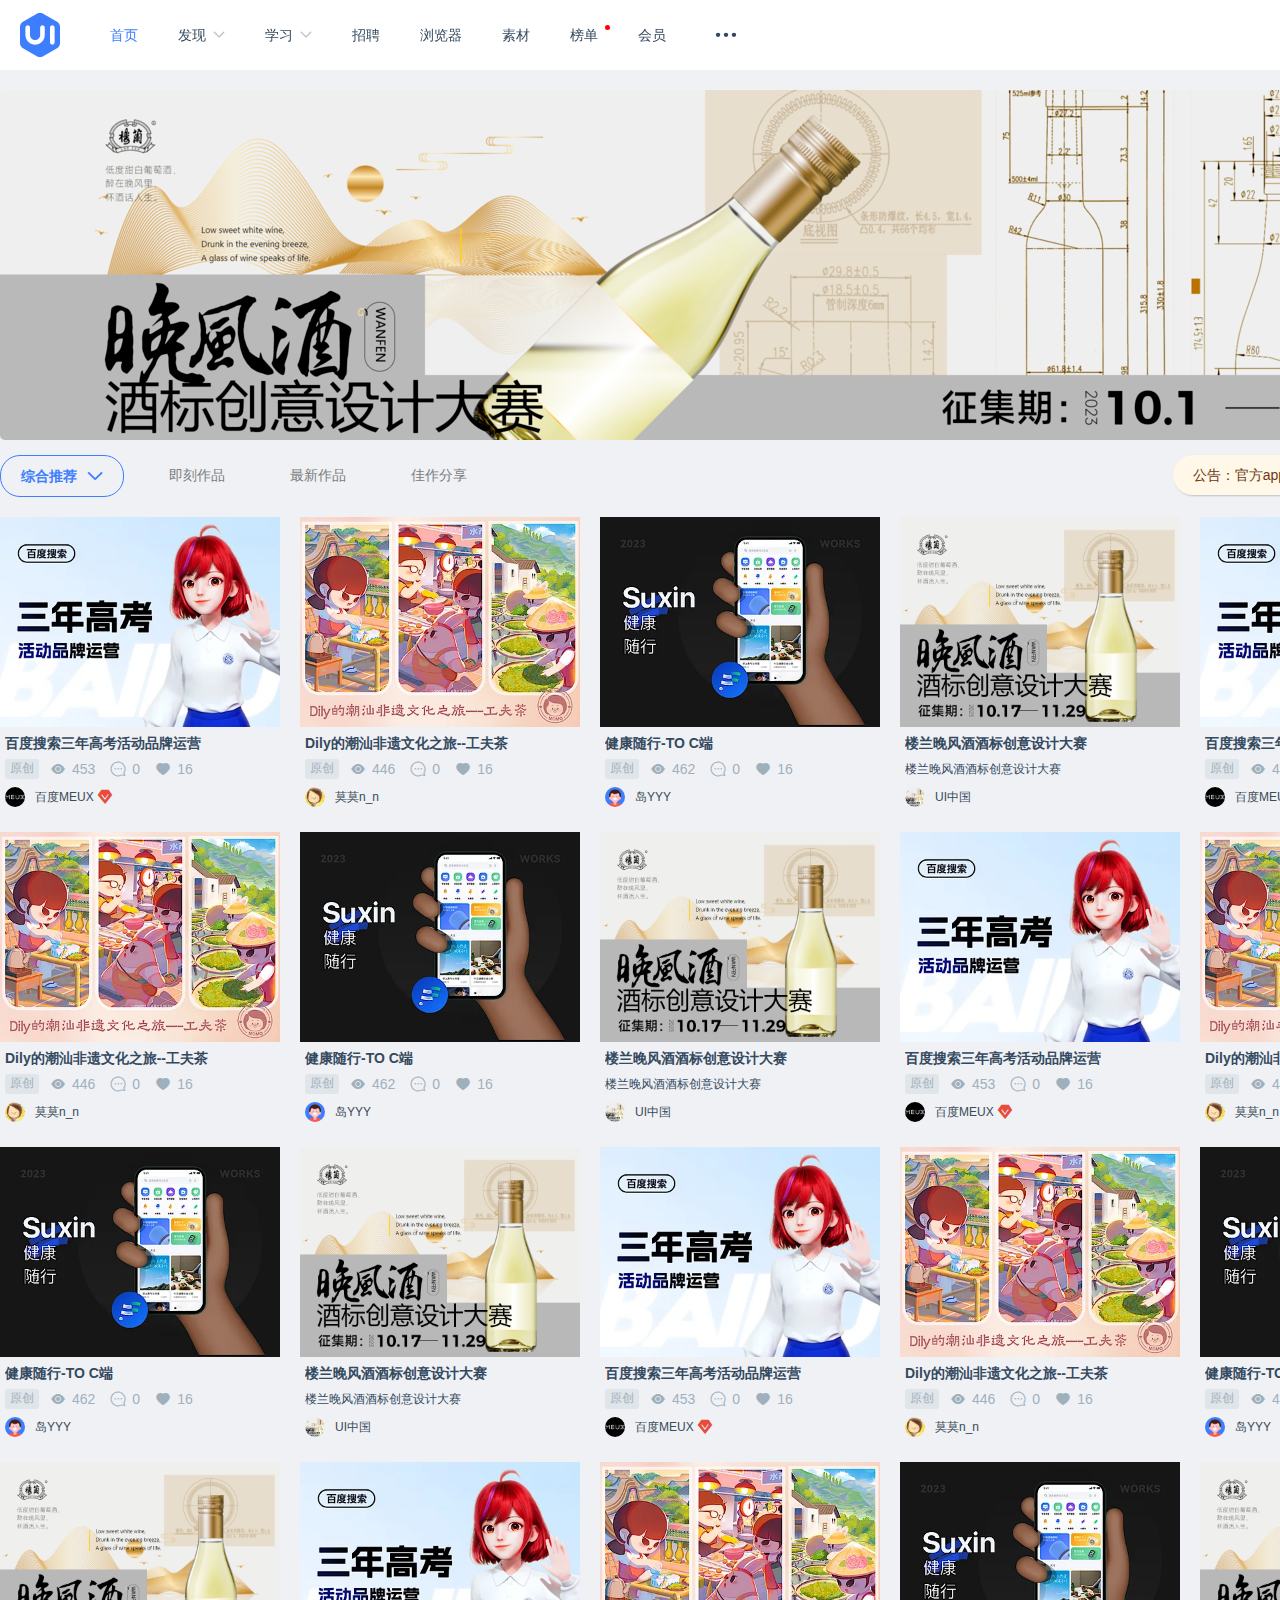
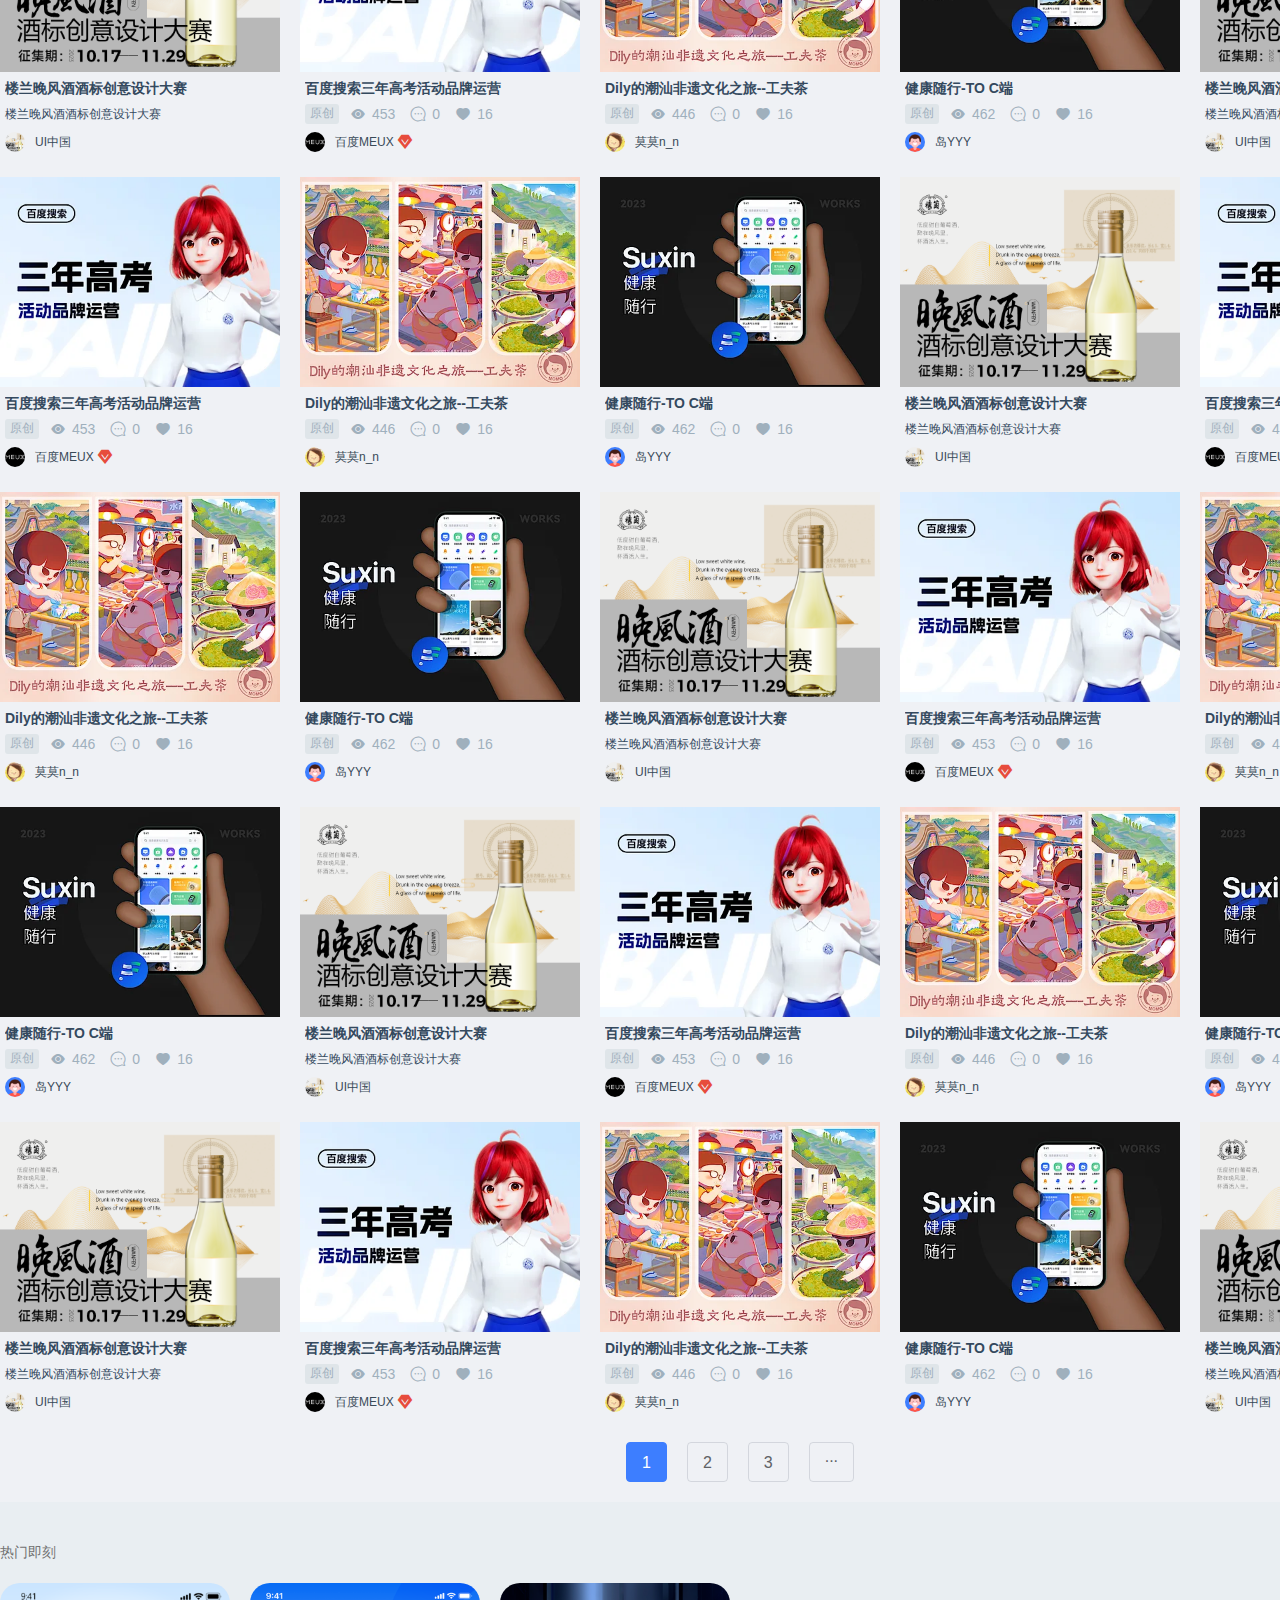
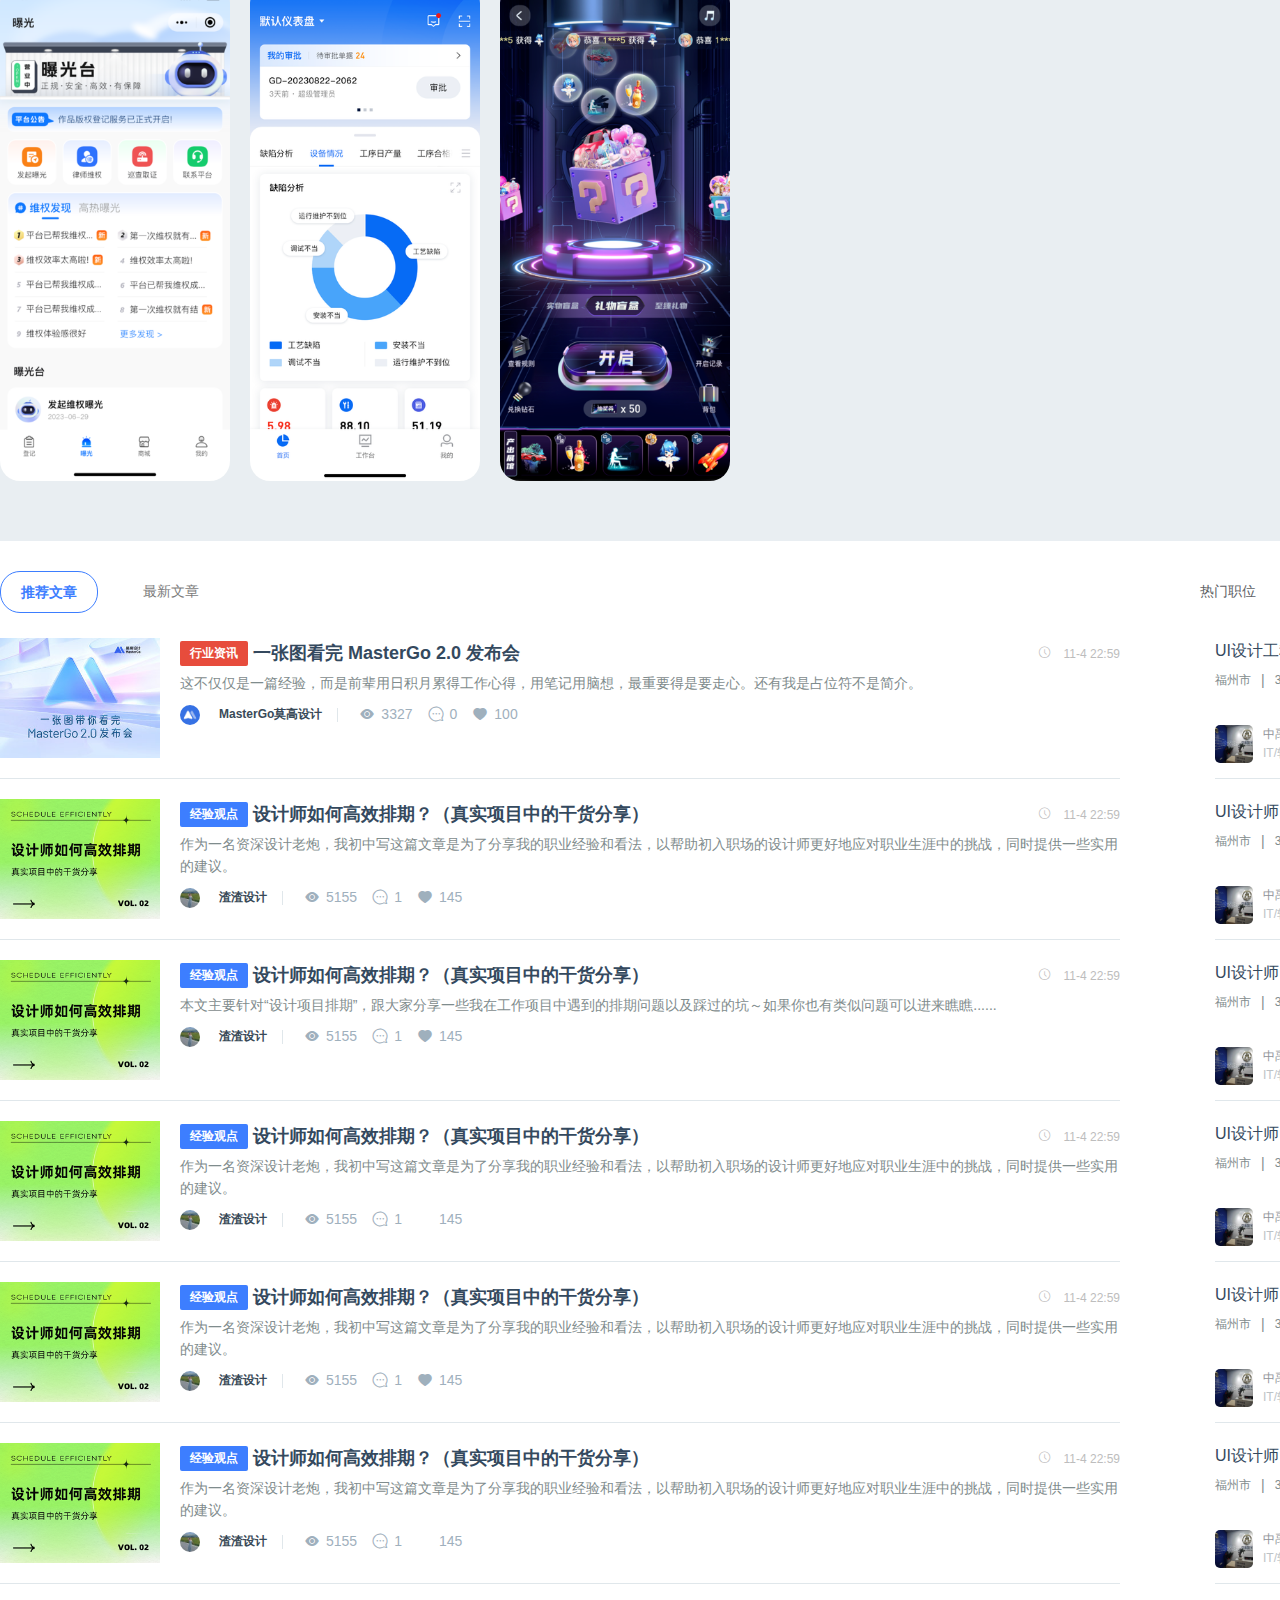
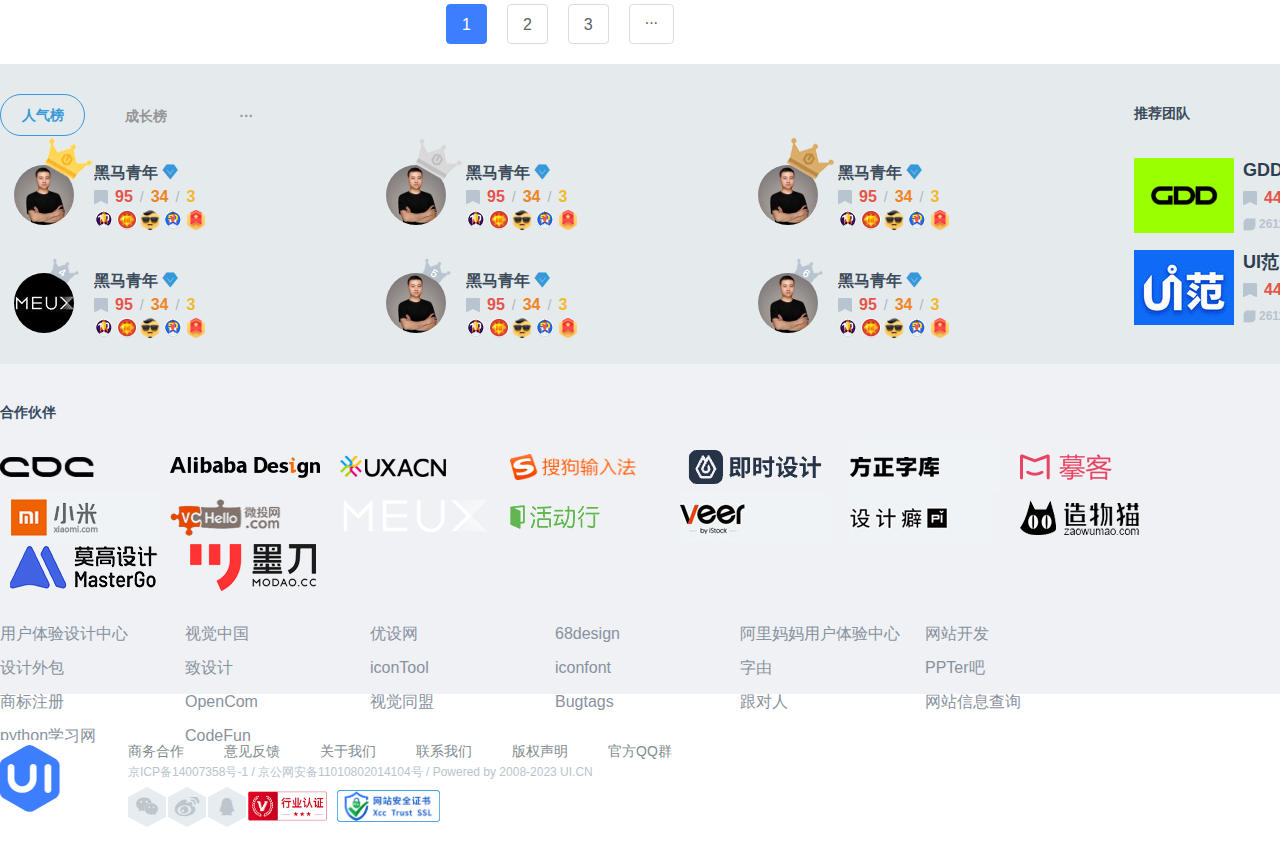
<file: index.html>
<!DOCTYPE html>
<html lang="zh-Hans">

<head>
  <meta charset="UTF-8">
  <meta name="viewport" content="width=device-width, initial-scale=1.0">
  <title>UICN用户体验设计平台</title>
  <meta name="keywords"
    content="ui 设计,ui 外包,ui 培训,ui 招聘,ui 学习,ui 源文件,ue 设 计,ux 设计,用户体验设计,界面设计,交互设计,动效设计,APP 界面设计,主题 设计, ui 教程, ui 工具,ui 灵感,设计师简历">
  <meta name="description" content="UI中国用户体验平台,中国用户体验联盟理事单位。国内极具影响力的设计平台之一。十多年来,携手会员150万+,共同致力于为设计师与企业搭建健康的设计生态！">
  <link rel="stylesheet" href="./css/reset.css">
  <link rel="stylesheet" href="./css/index.css">
  <link rel="stylesheet" href="./font_4338469_vp7j4fpj06d/iconfont.css">
</head>

<body>
  <header class="page-header">
    <div class="header-container container-1480">
      <div class="header-left">
        <a href="https://www.ui.cn/" class="header-logo">
          <img src="./img/yearlogo.png" alt="" class="header-logo__img">
        </a>
        <div class="header-navlist">
          <div class="header-nav-item">
            <span class="header-nav-item__text">首页</span>
          </div>
          <div class="header-nav-item">
            <span class="header-nav-item__text">发现&nbsp;</span>
            <span class="iconfont icon-arrow-copy"></span>
          </div>
          <div class="header-nav-item">
            <span class="header-nav-item__text">学习&nbsp;</span>
            <span class="iconfont icon-arrow-copy"></span>
          </div>
          <div class="header-nav-item">
            <span class="header-nav-item__text">招聘</span>
          </div>
          <div class="header-nav-item">
            <span class="header-nav-item__text">浏览器</span>
          </div>
          <div class="header-nav-item">
            <span class="header-nav-item__text">素材</span>
          </div>
          <div class="header-nav-item">
            <span class="header-nav-item__text red-pot">榜单</span>
          </div>
          <div class="header-nav-item">
            <span class="header-nav-item__text">会员</span>
          </div>
          <div class="header-nav-item">
            <span class="iconfont icon-shenglvehao"></span>
          </div>
        </div>
      </div>
      <div class="header-right">
        <div class="header-search">
          <span class="iconfont icon-search"></span>
        </div>
        <div class="header-upload">
          <span class="iconfont icon-shangchuan"></span>
        </div>
        <div class="header-login">
          <span class="iconfont icon-yonghu"></span>
          <span class="header-login__text">登录</span>

        </div>
      </div>
    </div>
  </header>

  <div class="page-body">
    <div class="banner-section">
      <div class="banner-list container-1480">
        <div class="banner-item">
          <img src="./img/banner-1.png" alt="" class="banner-item__img">
        </div>
      </div>
    </div>

    <div class="opus-section">
      <div class="opus-container container-1480">

        <div class="opus-topic">
          <div class="opus-title-list">
            <div class="opus-title-item">
              <span class="opus-title-item__text">综合推荐</span>
              <span class="iconfont icon-arrow-copy"></span>
            </div>
            <div class="opus-title-item">
              <span class="opus-title-item__text">即刻作品</span>
            </div>
            <div class="opus-title-item">
              <span class="opus-title-item__text">最新作品</span>
            </div>
            <div class="opus-title-item">
              <span class="opus-title-item__text">佳作分享</span>
            </div>
          </div>
          <div class="opus-title-note">
            <div class="opus-title-note__text">公告：官方app，下载请戳！</div>
            <div class="opus-title-note__iconlist">
              <a href="javascript:;" class="opus-title-note__icon-item">
                <span class="iconfont icon-point"></span>
              </a>
              <a href="javascript:;" class="opus-title-note__icon-item">
                <span class="iconfont icon-heart-fill"></span>
              </a>
              <a href="javascript:;" class="opus-title-note__icon-item">
                <span class="iconfont icon-star-fill"></span>
              </a>
            </div>
          </div>
        </div>

        <div class="opus-list">
          <div class="opus-item">
            <div class="opus-item-shadow"></div>
            <div class="opus-item-cover">
              <img src="./img/opus-1.webp" alt="" class="opus-item-cover__img">
            </div>
            <div class="opus-item-content">
              <div class="opus-item-title text-ellipsis">百度搜索三年高考活动品牌运营</div>
              <div class="opus-item-info">
                <div class="opus-item-info__tag">原创</div>
                <div class="opus-item-info__icon view">
                  <span class="iconfont icon-yanjing"></span>
                  453
                </div>
                <div class="opus-item-info__icon comment">
                  <span class="iconfont icon-pinglun"></span>
                  0
                </div>
                <div class="opus-item-info__icon favor">
                  <span class="iconfont icon-heart-fill"></span>
                  16
                </div>
              </div>
              <div class="opus-item-author">
                <div class="opus-item-author__wrapper">
                  <img src="./img/avatar-1.jpg" alt="" class="opus-item-author__avatar">
                  <div class="opus-item-author__name">
                    百度MEUX
                    <span class="iconfont icon-renzheng"></span>
                  </div>
                </div>
                <div class="opus-item-author__focus">关注</div>
              </div>
              <div class="opus-item-recommended">
                <img src="./img/recommended-1.jpg" alt="" class="opus-item-recommended__img">
              </div>
            </div>
          </div>
          <div class="opus-item">
            <div class="opus-item-shadow"></div>
            <div class="opus-item-cover">
              <img src="./img/opus-2.webp" alt="" class="opus-item-cover__img">
            </div>
            <div class="opus-item-content">
              <div class="opus-item-title text-ellipsis">Dily的潮汕非遗文化之旅--工夫茶</div>
              <div class="opus-item-info">
                <div class="opus-item-info__tag">原创</div>
                <div class="opus-item-info__icon view">
                  <span class="iconfont icon-yanjing"></span>
                  446
                </div>
                <div class="opus-item-info__icon comment">
                  <span class="iconfont icon-pinglun"></span>
                  0
                </div>
                <div class="opus-item-info__icon favor">
                  <span class="iconfont icon-heart-fill"></span>
                  16
                </div>
              </div>
              <div class="opus-item-author">
                <div class="opus-item-author__wrapper">
                  <img src="./img/avatar-2.jpg" alt="" class="opus-item-author__avatar">
                  <div class="opus-item-author__name">
                    莫莫n_n
                  </div>
                </div>
                <div class="opus-item-author__focus">关注</div>
              </div>
              <div class="opus-item-recommended">
                <img src="./img/recommended-1.jpg" alt="" class="opus-item-recommended__img">
              </div>
            </div>
          </div>
          <div class="opus-item">
            <div class="opus-item-shadow"></div>
            <div class="opus-item-cover">
              <img src="./img/opus-3.webp" alt="" class="opus-item-cover__img">
            </div>
            <div class="opus-item-content">
              <div class="opus-item-title text-ellipsis">健康随行-TO C端</div>
              <div class="opus-item-info">
                <div class="opus-item-info__tag">原创</div>
                <div class="opus-item-info__icon view">
                  <span class="iconfont icon-yanjing"></span>
                  462
                </div>
                <div class="opus-item-info__icon comment">
                  <span class="iconfont icon-pinglun"></span>
                  0
                </div>
                <div class="opus-item-info__icon favor">
                  <span class="iconfont icon-heart-fill"></span>
                  16
                </div>
              </div>
              <div class="opus-item-author">
                <div class="opus-item-author__wrapper">
                  <img src="./img/avatar-3.png" alt="" class="opus-item-author__avatar">
                  <div class="opus-item-author__name">
                    岛YYY
                  </div>
                </div>
                <div class="opus-item-author__focus">关注</div>
              </div>
              <div class="opus-item-recommended">
                <img src="./img/recommended-2.png" alt="" class="opus-item-recommended__img">
              </div>
            </div>
          </div>
          <div class="opus-item">
            <div class="opus-item-shadow"></div>
            <div class="opus-item-cover">
              <img src="./img/opus-4.webp" alt="" class="opus-item-cover__img">
            </div>
            <div class="opus-item-content">
              <div class="opus-item-title text-ellipsis">楼兰晚风酒酒标创意设计大赛</div>
              <div class="opus-item-info">
                <div class="opus-item-info__slogan">楼兰晚风酒酒标创意设计大赛</div>
              </div>

              <div class="opus-item-author">
                <div class="opus-item-author__wrapper">
                  <img src="./img/avatar-4.jpg" alt="" class="opus-item-author__avatar">
                  <div class="opus-item-author__name">
                    UI中国
                  </div>
                </div>
                <div class="opus-item-author__focus ad">推广</div>
              </div>
            </div>
          </div>
          <div class="opus-item">
            <div class="opus-item-shadow"></div>
            <div class="opus-item-cover">
              <img src="./img/opus-1.webp" alt="" class="opus-item-cover__img">
            </div>
            <div class="opus-item-content">
              <div class="opus-item-title text-ellipsis">百度搜索三年高考活动品牌运营</div>
              <div class="opus-item-info">
                <div class="opus-item-info__tag">原创</div>
                <div class="opus-item-info__icon view">
                  <span class="iconfont icon-yanjing"></span>
                  453
                </div>
                <div class="opus-item-info__icon comment">
                  <span class="iconfont icon-pinglun"></span>
                  0
                </div>
                <div class="opus-item-info__icon favor">
                  <span class="iconfont icon-heart-fill"></span>
                  16
                </div>
              </div>
              <div class="opus-item-author">
                <div class="opus-item-author__wrapper">
                  <img src="./img/avatar-1.jpg" alt="" class="opus-item-author__avatar">
                  <div class="opus-item-author__name">
                    百度MEUX
                    <span class="iconfont icon-renzheng"></span>
                  </div>
                </div>
                <div class="opus-item-author__focus">关注</div>
              </div>
              <div class="opus-item-recommended">
                <img src="./img/recommended-1.jpg" alt="" class="opus-item-recommended__img">
              </div>
            </div>
          </div>
          <div class="opus-item">
            <div class="opus-item-shadow"></div>
            <div class="opus-item-cover">
              <img src="./img/opus-2.webp" alt="" class="opus-item-cover__img">
            </div>
            <div class="opus-item-content">
              <div class="opus-item-title text-ellipsis">Dily的潮汕非遗文化之旅--工夫茶</div>
              <div class="opus-item-info">
                <div class="opus-item-info__tag">原创</div>
                <div class="opus-item-info__icon view">
                  <span class="iconfont icon-yanjing"></span>
                  446
                </div>
                <div class="opus-item-info__icon comment">
                  <span class="iconfont icon-pinglun"></span>
                  0
                </div>
                <div class="opus-item-info__icon favor">
                  <span class="iconfont icon-heart-fill"></span>
                  16
                </div>
              </div>
              <div class="opus-item-author">
                <div class="opus-item-author__wrapper">
                  <img src="./img/avatar-2.jpg" alt="" class="opus-item-author__avatar">
                  <div class="opus-item-author__name">
                    莫莫n_n
                  </div>
                </div>
                <div class="opus-item-author__focus">关注</div>
              </div>
              <div class="opus-item-recommended">
                <img src="./img/recommended-1.jpg" alt="" class="opus-item-recommended__img">
              </div>
            </div>
          </div>
          <div class="opus-item">
            <div class="opus-item-shadow"></div>
            <div class="opus-item-cover">
              <img src="./img/opus-3.webp" alt="" class="opus-item-cover__img">
            </div>
            <div class="opus-item-content">
              <div class="opus-item-title text-ellipsis">健康随行-TO C端</div>
              <div class="opus-item-info">
                <div class="opus-item-info__tag">原创</div>
                <div class="opus-item-info__icon view">
                  <span class="iconfont icon-yanjing"></span>
                  462
                </div>
                <div class="opus-item-info__icon comment">
                  <span class="iconfont icon-pinglun"></span>
                  0
                </div>
                <div class="opus-item-info__icon favor">
                  <span class="iconfont icon-heart-fill"></span>
                  16
                </div>
              </div>
              <div class="opus-item-author">
                <div class="opus-item-author__wrapper">
                  <img src="./img/avatar-3.png" alt="" class="opus-item-author__avatar">
                  <div class="opus-item-author__name">
                    岛YYY
                  </div>
                </div>
                <div class="opus-item-author__focus">关注</div>
              </div>
              <div class="opus-item-recommended">
                <img src="./img/recommended-2.png" alt="" class="opus-item-recommended__img">
              </div>
            </div>
          </div>
          <div class="opus-item">
            <div class="opus-item-shadow"></div>
            <div class="opus-item-cover">
              <img src="./img/opus-4.webp" alt="" class="opus-item-cover__img">
            </div>
            <div class="opus-item-content">
              <div class="opus-item-title text-ellipsis">楼兰晚风酒酒标创意设计大赛</div>
              <div class="opus-item-info">
                <div class="opus-item-info__slogan">楼兰晚风酒酒标创意设计大赛</div>
              </div>

              <div class="opus-item-author">
                <div class="opus-item-author__wrapper">
                  <img src="./img/avatar-4.jpg" alt="" class="opus-item-author__avatar">
                  <div class="opus-item-author__name">
                    UI中国
                  </div>
                </div>
                <div class="opus-item-author__focus ad">推广</div>
              </div>
            </div>
          </div>
          <div class="opus-item">
            <div class="opus-item-shadow"></div>
            <div class="opus-item-cover">
              <img src="./img/opus-1.webp" alt="" class="opus-item-cover__img">
            </div>
            <div class="opus-item-content">
              <div class="opus-item-title text-ellipsis">百度搜索三年高考活动品牌运营</div>
              <div class="opus-item-info">
                <div class="opus-item-info__tag">原创</div>
                <div class="opus-item-info__icon view">
                  <span class="iconfont icon-yanjing"></span>
                  453
                </div>
                <div class="opus-item-info__icon comment">
                  <span class="iconfont icon-pinglun"></span>
                  0
                </div>
                <div class="opus-item-info__icon favor">
                  <span class="iconfont icon-heart-fill"></span>
                  16
                </div>
              </div>
              <div class="opus-item-author">
                <div class="opus-item-author__wrapper">
                  <img src="./img/avatar-1.jpg" alt="" class="opus-item-author__avatar">
                  <div class="opus-item-author__name">
                    百度MEUX
                    <span class="iconfont icon-renzheng"></span>
                  </div>
                </div>
                <div class="opus-item-author__focus">关注</div>
              </div>
              <div class="opus-item-recommended">
                <img src="./img/recommended-1.jpg" alt="" class="opus-item-recommended__img">
              </div>
            </div>
          </div>
          <div class="opus-item">
            <div class="opus-item-shadow"></div>
            <div class="opus-item-cover">
              <img src="./img/opus-2.webp" alt="" class="opus-item-cover__img">
            </div>
            <div class="opus-item-content">
              <div class="opus-item-title text-ellipsis">Dily的潮汕非遗文化之旅--工夫茶</div>
              <div class="opus-item-info">
                <div class="opus-item-info__tag">原创</div>
                <div class="opus-item-info__icon view">
                  <span class="iconfont icon-yanjing"></span>
                  446
                </div>
                <div class="opus-item-info__icon comment">
                  <span class="iconfont icon-pinglun"></span>
                  0
                </div>
                <div class="opus-item-info__icon favor">
                  <span class="iconfont icon-heart-fill"></span>
                  16
                </div>
              </div>
              <div class="opus-item-author">
                <div class="opus-item-author__wrapper">
                  <img src="./img/avatar-2.jpg" alt="" class="opus-item-author__avatar">
                  <div class="opus-item-author__name">
                    莫莫n_n
                  </div>
                </div>
                <div class="opus-item-author__focus">关注</div>
              </div>
              <div class="opus-item-recommended">
                <img src="./img/recommended-1.jpg" alt="" class="opus-item-recommended__img">
              </div>
            </div>
          </div>
          <div class="opus-item">
            <div class="opus-item-shadow"></div>
            <div class="opus-item-cover">
              <img src="./img/opus-3.webp" alt="" class="opus-item-cover__img">
            </div>
            <div class="opus-item-content">
              <div class="opus-item-title text-ellipsis">健康随行-TO C端</div>
              <div class="opus-item-info">
                <div class="opus-item-info__tag">原创</div>
                <div class="opus-item-info__icon view">
                  <span class="iconfont icon-yanjing"></span>
                  462
                </div>
                <div class="opus-item-info__icon comment">
                  <span class="iconfont icon-pinglun"></span>
                  0
                </div>
                <div class="opus-item-info__icon favor">
                  <span class="iconfont icon-heart-fill"></span>
                  16
                </div>
              </div>
              <div class="opus-item-author">
                <div class="opus-item-author__wrapper">
                  <img src="./img/avatar-3.png" alt="" class="opus-item-author__avatar">
                  <div class="opus-item-author__name">
                    岛YYY
                  </div>
                </div>
                <div class="opus-item-author__focus">关注</div>
              </div>
              <div class="opus-item-recommended">
                <img src="./img/recommended-2.png" alt="" class="opus-item-recommended__img">
              </div>
            </div>
          </div>
          <div class="opus-item">
            <div class="opus-item-shadow"></div>
            <div class="opus-item-cover">
              <img src="./img/opus-4.webp" alt="" class="opus-item-cover__img">
            </div>
            <div class="opus-item-content">
              <div class="opus-item-title text-ellipsis">楼兰晚风酒酒标创意设计大赛</div>
              <div class="opus-item-info">
                <div class="opus-item-info__slogan">楼兰晚风酒酒标创意设计大赛</div>
              </div>

              <div class="opus-item-author">
                <div class="opus-item-author__wrapper">
                  <img src="./img/avatar-4.jpg" alt="" class="opus-item-author__avatar">
                  <div class="opus-item-author__name">
                    UI中国
                  </div>
                </div>
                <div class="opus-item-author__focus ad">推广</div>
              </div>
            </div>
          </div>
          <div class="opus-item">
            <div class="opus-item-shadow"></div>
            <div class="opus-item-cover">
              <img src="./img/opus-1.webp" alt="" class="opus-item-cover__img">
            </div>
            <div class="opus-item-content">
              <div class="opus-item-title text-ellipsis">百度搜索三年高考活动品牌运营</div>
              <div class="opus-item-info">
                <div class="opus-item-info__tag">原创</div>
                <div class="opus-item-info__icon view">
                  <span class="iconfont icon-yanjing"></span>
                  453
                </div>
                <div class="opus-item-info__icon comment">
                  <span class="iconfont icon-pinglun"></span>
                  0
                </div>
                <div class="opus-item-info__icon favor">
                  <span class="iconfont icon-heart-fill"></span>
                  16
                </div>
              </div>
              <div class="opus-item-author">
                <div class="opus-item-author__wrapper">
                  <img src="./img/avatar-1.jpg" alt="" class="opus-item-author__avatar">
                  <div class="opus-item-author__name">
                    百度MEUX
                    <span class="iconfont icon-renzheng"></span>
                  </div>
                </div>
                <div class="opus-item-author__focus">关注</div>
              </div>
              <div class="opus-item-recommended">
                <img src="./img/recommended-1.jpg" alt="" class="opus-item-recommended__img">
              </div>
            </div>
          </div>
          <div class="opus-item">
            <div class="opus-item-shadow"></div>
            <div class="opus-item-cover">
              <img src="./img/opus-2.webp" alt="" class="opus-item-cover__img">
            </div>
            <div class="opus-item-content">
              <div class="opus-item-title text-ellipsis">Dily的潮汕非遗文化之旅--工夫茶</div>
              <div class="opus-item-info">
                <div class="opus-item-info__tag">原创</div>
                <div class="opus-item-info__icon view">
                  <span class="iconfont icon-yanjing"></span>
                  446
                </div>
                <div class="opus-item-info__icon comment">
                  <span class="iconfont icon-pinglun"></span>
                  0
                </div>
                <div class="opus-item-info__icon favor">
                  <span class="iconfont icon-heart-fill"></span>
                  16
                </div>
              </div>
              <div class="opus-item-author">
                <div class="opus-item-author__wrapper">
                  <img src="./img/avatar-2.jpg" alt="" class="opus-item-author__avatar">
                  <div class="opus-item-author__name">
                    莫莫n_n
                  </div>
                </div>
                <div class="opus-item-author__focus">关注</div>
              </div>
              <div class="opus-item-recommended">
                <img src="./img/recommended-1.jpg" alt="" class="opus-item-recommended__img">
              </div>
            </div>
          </div>
          <div class="opus-item">
            <div class="opus-item-shadow"></div>
            <div class="opus-item-cover">
              <img src="./img/opus-3.webp" alt="" class="opus-item-cover__img">
            </div>
            <div class="opus-item-content">
              <div class="opus-item-title text-ellipsis">健康随行-TO C端</div>
              <div class="opus-item-info">
                <div class="opus-item-info__tag">原创</div>
                <div class="opus-item-info__icon view">
                  <span class="iconfont icon-yanjing"></span>
                  462
                </div>
                <div class="opus-item-info__icon comment">
                  <span class="iconfont icon-pinglun"></span>
                  0
                </div>
                <div class="opus-item-info__icon favor">
                  <span class="iconfont icon-heart-fill"></span>
                  16
                </div>
              </div>
              <div class="opus-item-author">
                <div class="opus-item-author__wrapper">
                  <img src="./img/avatar-3.png" alt="" class="opus-item-author__avatar">
                  <div class="opus-item-author__name">
                    岛YYY
                  </div>
                </div>
                <div class="opus-item-author__focus">关注</div>
              </div>
              <div class="opus-item-recommended">
                <img src="./img/recommended-2.png" alt="" class="opus-item-recommended__img">
              </div>
            </div>
          </div>
          <div class="opus-item">
            <div class="opus-item-shadow"></div>
            <div class="opus-item-cover">
              <img src="./img/opus-4.webp" alt="" class="opus-item-cover__img">
            </div>
            <div class="opus-item-content">
              <div class="opus-item-title text-ellipsis">楼兰晚风酒酒标创意设计大赛</div>
              <div class="opus-item-info">
                <div class="opus-item-info__slogan">楼兰晚风酒酒标创意设计大赛</div>
              </div>

              <div class="opus-item-author">
                <div class="opus-item-author__wrapper">
                  <img src="./img/avatar-4.jpg" alt="" class="opus-item-author__avatar">
                  <div class="opus-item-author__name">
                    UI中国
                  </div>
                </div>
                <div class="opus-item-author__focus ad">推广</div>
              </div>
            </div>
          </div>
          <div class="opus-item">
            <div class="opus-item-shadow"></div>
            <div class="opus-item-cover">
              <img src="./img/opus-1.webp" alt="" class="opus-item-cover__img">
            </div>
            <div class="opus-item-content">
              <div class="opus-item-title text-ellipsis">百度搜索三年高考活动品牌运营</div>
              <div class="opus-item-info">
                <div class="opus-item-info__tag">原创</div>
                <div class="opus-item-info__icon view">
                  <span class="iconfont icon-yanjing"></span>
                  453
                </div>
                <div class="opus-item-info__icon comment">
                  <span class="iconfont icon-pinglun"></span>
                  0
                </div>
                <div class="opus-item-info__icon favor">
                  <span class="iconfont icon-heart-fill"></span>
                  16
                </div>
              </div>
              <div class="opus-item-author">
                <div class="opus-item-author__wrapper">
                  <img src="./img/avatar-1.jpg" alt="" class="opus-item-author__avatar">
                  <div class="opus-item-author__name">
                    百度MEUX
                    <span class="iconfont icon-renzheng"></span>
                  </div>
                </div>
                <div class="opus-item-author__focus">关注</div>
              </div>
              <div class="opus-item-recommended">
                <img src="./img/recommended-1.jpg" alt="" class="opus-item-recommended__img">
              </div>
            </div>
          </div>
          <div class="opus-item">
            <div class="opus-item-shadow"></div>
            <div class="opus-item-cover">
              <img src="./img/opus-2.webp" alt="" class="opus-item-cover__img">
            </div>
            <div class="opus-item-content">
              <div class="opus-item-title text-ellipsis">Dily的潮汕非遗文化之旅--工夫茶</div>
              <div class="opus-item-info">
                <div class="opus-item-info__tag">原创</div>
                <div class="opus-item-info__icon view">
                  <span class="iconfont icon-yanjing"></span>
                  446
                </div>
                <div class="opus-item-info__icon comment">
                  <span class="iconfont icon-pinglun"></span>
                  0
                </div>
                <div class="opus-item-info__icon favor">
                  <span class="iconfont icon-heart-fill"></span>
                  16
                </div>
              </div>
              <div class="opus-item-author">
                <div class="opus-item-author__wrapper">
                  <img src="./img/avatar-2.jpg" alt="" class="opus-item-author__avatar">
                  <div class="opus-item-author__name">
                    莫莫n_n
                  </div>
                </div>
                <div class="opus-item-author__focus">关注</div>
              </div>
              <div class="opus-item-recommended">
                <img src="./img/recommended-1.jpg" alt="" class="opus-item-recommended__img">
              </div>
            </div>
          </div>
          <div class="opus-item">
            <div class="opus-item-shadow"></div>
            <div class="opus-item-cover">
              <img src="./img/opus-3.webp" alt="" class="opus-item-cover__img">
            </div>
            <div class="opus-item-content">
              <div class="opus-item-title text-ellipsis">健康随行-TO C端</div>
              <div class="opus-item-info">
                <div class="opus-item-info__tag">原创</div>
                <div class="opus-item-info__icon view">
                  <span class="iconfont icon-yanjing"></span>
                  462
                </div>
                <div class="opus-item-info__icon comment">
                  <span class="iconfont icon-pinglun"></span>
                  0
                </div>
                <div class="opus-item-info__icon favor">
                  <span class="iconfont icon-heart-fill"></span>
                  16
                </div>
              </div>
              <div class="opus-item-author">
                <div class="opus-item-author__wrapper">
                  <img src="./img/avatar-3.png" alt="" class="opus-item-author__avatar">
                  <div class="opus-item-author__name">
                    岛YYY
                  </div>
                </div>
                <div class="opus-item-author__focus">关注</div>
              </div>
              <div class="opus-item-recommended">
                <img src="./img/recommended-2.png" alt="" class="opus-item-recommended__img">
              </div>
            </div>
          </div>
          <div class="opus-item">
            <div class="opus-item-shadow"></div>
            <div class="opus-item-cover">
              <img src="./img/opus-4.webp" alt="" class="opus-item-cover__img">
            </div>
            <div class="opus-item-content">
              <div class="opus-item-title text-ellipsis">楼兰晚风酒酒标创意设计大赛</div>
              <div class="opus-item-info">
                <div class="opus-item-info__slogan">楼兰晚风酒酒标创意设计大赛</div>
              </div>

              <div class="opus-item-author">
                <div class="opus-item-author__wrapper">
                  <img src="./img/avatar-4.jpg" alt="" class="opus-item-author__avatar">
                  <div class="opus-item-author__name">
                    UI中国
                  </div>
                </div>
                <div class="opus-item-author__focus ad">推广</div>
              </div>
            </div>
          </div>
          <div class="opus-item">
            <div class="opus-item-shadow"></div>
            <div class="opus-item-cover">
              <img src="./img/opus-1.webp" alt="" class="opus-item-cover__img">
            </div>
            <div class="opus-item-content">
              <div class="opus-item-title text-ellipsis">百度搜索三年高考活动品牌运营</div>
              <div class="opus-item-info">
                <div class="opus-item-info__tag">原创</div>
                <div class="opus-item-info__icon view">
                  <span class="iconfont icon-yanjing"></span>
                  453
                </div>
                <div class="opus-item-info__icon comment">
                  <span class="iconfont icon-pinglun"></span>
                  0
                </div>
                <div class="opus-item-info__icon favor">
                  <span class="iconfont icon-heart-fill"></span>
                  16
                </div>
              </div>
              <div class="opus-item-author">
                <div class="opus-item-author__wrapper">
                  <img src="./img/avatar-1.jpg" alt="" class="opus-item-author__avatar">
                  <div class="opus-item-author__name">
                    百度MEUX
                    <span class="iconfont icon-renzheng"></span>
                  </div>
                </div>
                <div class="opus-item-author__focus">关注</div>
              </div>
              <div class="opus-item-recommended">
                <img src="./img/recommended-1.jpg" alt="" class="opus-item-recommended__img">
              </div>
            </div>
          </div>
          <div class="opus-item">
            <div class="opus-item-shadow"></div>
            <div class="opus-item-cover">
              <img src="./img/opus-2.webp" alt="" class="opus-item-cover__img">
            </div>
            <div class="opus-item-content">
              <div class="opus-item-title text-ellipsis">Dily的潮汕非遗文化之旅--工夫茶</div>
              <div class="opus-item-info">
                <div class="opus-item-info__tag">原创</div>
                <div class="opus-item-info__icon view">
                  <span class="iconfont icon-yanjing"></span>
                  446
                </div>
                <div class="opus-item-info__icon comment">
                  <span class="iconfont icon-pinglun"></span>
                  0
                </div>
                <div class="opus-item-info__icon favor">
                  <span class="iconfont icon-heart-fill"></span>
                  16
                </div>
              </div>
              <div class="opus-item-author">
                <div class="opus-item-author__wrapper">
                  <img src="./img/avatar-2.jpg" alt="" class="opus-item-author__avatar">
                  <div class="opus-item-author__name">
                    莫莫n_n
                  </div>
                </div>
                <div class="opus-item-author__focus">关注</div>
              </div>
              <div class="opus-item-recommended">
                <img src="./img/recommended-1.jpg" alt="" class="opus-item-recommended__img">
              </div>
            </div>
          </div>
          <div class="opus-item">
            <div class="opus-item-shadow"></div>
            <div class="opus-item-cover">
              <img src="./img/opus-3.webp" alt="" class="opus-item-cover__img">
            </div>
            <div class="opus-item-content">
              <div class="opus-item-title text-ellipsis">健康随行-TO C端</div>
              <div class="opus-item-info">
                <div class="opus-item-info__tag">原创</div>
                <div class="opus-item-info__icon view">
                  <span class="iconfont icon-yanjing"></span>
                  462
                </div>
                <div class="opus-item-info__icon comment">
                  <span class="iconfont icon-pinglun"></span>
                  0
                </div>
                <div class="opus-item-info__icon favor">
                  <span class="iconfont icon-heart-fill"></span>
                  16
                </div>
              </div>
              <div class="opus-item-author">
                <div class="opus-item-author__wrapper">
                  <img src="./img/avatar-3.png" alt="" class="opus-item-author__avatar">
                  <div class="opus-item-author__name">
                    岛YYY
                  </div>
                </div>
                <div class="opus-item-author__focus">关注</div>
              </div>
              <div class="opus-item-recommended">
                <img src="./img/recommended-2.png" alt="" class="opus-item-recommended__img">
              </div>
            </div>
          </div>
          <div class="opus-item">
            <div class="opus-item-shadow"></div>
            <div class="opus-item-cover">
              <img src="./img/opus-4.webp" alt="" class="opus-item-cover__img">
            </div>
            <div class="opus-item-content">
              <div class="opus-item-title text-ellipsis">楼兰晚风酒酒标创意设计大赛</div>
              <div class="opus-item-info">
                <div class="opus-item-info__slogan">楼兰晚风酒酒标创意设计大赛</div>
              </div>

              <div class="opus-item-author">
                <div class="opus-item-author__wrapper">
                  <img src="./img/avatar-4.jpg" alt="" class="opus-item-author__avatar">
                  <div class="opus-item-author__name">
                    UI中国
                  </div>
                </div>
                <div class="opus-item-author__focus ad">推广</div>
              </div>
            </div>
          </div>
          <div class="opus-item">
            <div class="opus-item-shadow"></div>
            <div class="opus-item-cover">
              <img src="./img/opus-1.webp" alt="" class="opus-item-cover__img">
            </div>
            <div class="opus-item-content">
              <div class="opus-item-title text-ellipsis">百度搜索三年高考活动品牌运营</div>
              <div class="opus-item-info">
                <div class="opus-item-info__tag">原创</div>
                <div class="opus-item-info__icon view">
                  <span class="iconfont icon-yanjing"></span>
                  453
                </div>
                <div class="opus-item-info__icon comment">
                  <span class="iconfont icon-pinglun"></span>
                  0
                </div>
                <div class="opus-item-info__icon favor">
                  <span class="iconfont icon-heart-fill"></span>
                  16
                </div>
              </div>
              <div class="opus-item-author">
                <div class="opus-item-author__wrapper">
                  <img src="./img/avatar-1.jpg" alt="" class="opus-item-author__avatar">
                  <div class="opus-item-author__name">
                    百度MEUX
                    <span class="iconfont icon-renzheng"></span>
                  </div>
                </div>
                <div class="opus-item-author__focus">关注</div>
              </div>
              <div class="opus-item-recommended">
                <img src="./img/recommended-1.jpg" alt="" class="opus-item-recommended__img">
              </div>
            </div>
          </div>
          <div class="opus-item">
            <div class="opus-item-shadow"></div>
            <div class="opus-item-cover">
              <img src="./img/opus-2.webp" alt="" class="opus-item-cover__img">
            </div>
            <div class="opus-item-content">
              <div class="opus-item-title text-ellipsis">Dily的潮汕非遗文化之旅--工夫茶</div>
              <div class="opus-item-info">
                <div class="opus-item-info__tag">原创</div>
                <div class="opus-item-info__icon view">
                  <span class="iconfont icon-yanjing"></span>
                  446
                </div>
                <div class="opus-item-info__icon comment">
                  <span class="iconfont icon-pinglun"></span>
                  0
                </div>
                <div class="opus-item-info__icon favor">
                  <span class="iconfont icon-heart-fill"></span>
                  16
                </div>
              </div>
              <div class="opus-item-author">
                <div class="opus-item-author__wrapper">
                  <img src="./img/avatar-2.jpg" alt="" class="opus-item-author__avatar">
                  <div class="opus-item-author__name">
                    莫莫n_n
                  </div>
                </div>
                <div class="opus-item-author__focus">关注</div>
              </div>
              <div class="opus-item-recommended">
                <img src="./img/recommended-1.jpg" alt="" class="opus-item-recommended__img">
              </div>
            </div>
          </div>
          <div class="opus-item">
            <div class="opus-item-shadow"></div>
            <div class="opus-item-cover">
              <img src="./img/opus-3.webp" alt="" class="opus-item-cover__img">
            </div>
            <div class="opus-item-content">
              <div class="opus-item-title text-ellipsis">健康随行-TO C端</div>
              <div class="opus-item-info">
                <div class="opus-item-info__tag">原创</div>
                <div class="opus-item-info__icon view">
                  <span class="iconfont icon-yanjing"></span>
                  462
                </div>
                <div class="opus-item-info__icon comment">
                  <span class="iconfont icon-pinglun"></span>
                  0
                </div>
                <div class="opus-item-info__icon favor">
                  <span class="iconfont icon-heart-fill"></span>
                  16
                </div>
              </div>
              <div class="opus-item-author">
                <div class="opus-item-author__wrapper">
                  <img src="./img/avatar-3.png" alt="" class="opus-item-author__avatar">
                  <div class="opus-item-author__name">
                    岛YYY
                  </div>
                </div>
                <div class="opus-item-author__focus">关注</div>
              </div>
              <div class="opus-item-recommended">
                <img src="./img/recommended-2.png" alt="" class="opus-item-recommended__img">
              </div>
            </div>
          </div>
          <div class="opus-item">
            <div class="opus-item-shadow"></div>
            <div class="opus-item-cover">
              <img src="./img/opus-4.webp" alt="" class="opus-item-cover__img">
            </div>
            <div class="opus-item-content">
              <div class="opus-item-title text-ellipsis">楼兰晚风酒酒标创意设计大赛</div>
              <div class="opus-item-info">
                <div class="opus-item-info__slogan">楼兰晚风酒酒标创意设计大赛</div>
              </div>

              <div class="opus-item-author">
                <div class="opus-item-author__wrapper">
                  <img src="./img/avatar-4.jpg" alt="" class="opus-item-author__avatar">
                  <div class="opus-item-author__name">
                    UI中国
                  </div>
                </div>
                <div class="opus-item-author__focus ad">推广</div>
              </div>
            </div>
          </div>
          <div class="opus-item">
            <div class="opus-item-shadow"></div>
            <div class="opus-item-cover">
              <img src="./img/opus-1.webp" alt="" class="opus-item-cover__img">
            </div>
            <div class="opus-item-content">
              <div class="opus-item-title text-ellipsis">百度搜索三年高考活动品牌运营</div>
              <div class="opus-item-info">
                <div class="opus-item-info__tag">原创</div>
                <div class="opus-item-info__icon view">
                  <span class="iconfont icon-yanjing"></span>
                  453
                </div>
                <div class="opus-item-info__icon comment">
                  <span class="iconfont icon-pinglun"></span>
                  0
                </div>
                <div class="opus-item-info__icon favor">
                  <span class="iconfont icon-heart-fill"></span>
                  16
                </div>
              </div>
              <div class="opus-item-author">
                <div class="opus-item-author__wrapper">
                  <img src="./img/avatar-1.jpg" alt="" class="opus-item-author__avatar">
                  <div class="opus-item-author__name">
                    百度MEUX
                    <span class="iconfont icon-renzheng"></span>
                  </div>
                </div>
                <div class="opus-item-author__focus">关注</div>
              </div>
              <div class="opus-item-recommended">
                <img src="./img/recommended-1.jpg" alt="" class="opus-item-recommended__img">
              </div>
            </div>
          </div>
          <div class="opus-item">
            <div class="opus-item-shadow"></div>
            <div class="opus-item-cover">
              <img src="./img/opus-2.webp" alt="" class="opus-item-cover__img">
            </div>
            <div class="opus-item-content">
              <div class="opus-item-title text-ellipsis">Dily的潮汕非遗文化之旅--工夫茶</div>
              <div class="opus-item-info">
                <div class="opus-item-info__tag">原创</div>
                <div class="opus-item-info__icon view">
                  <span class="iconfont icon-yanjing"></span>
                  446
                </div>
                <div class="opus-item-info__icon comment">
                  <span class="iconfont icon-pinglun"></span>
                  0
                </div>
                <div class="opus-item-info__icon favor">
                  <span class="iconfont icon-heart-fill"></span>
                  16
                </div>
              </div>
              <div class="opus-item-author">
                <div class="opus-item-author__wrapper">
                  <img src="./img/avatar-2.jpg" alt="" class="opus-item-author__avatar">
                  <div class="opus-item-author__name">
                    莫莫n_n
                  </div>
                </div>
                <div class="opus-item-author__focus">关注</div>
              </div>
              <div class="opus-item-recommended">
                <img src="./img/recommended-1.jpg" alt="" class="opus-item-recommended__img">
              </div>
            </div>
          </div>
          <div class="opus-item">
            <div class="opus-item-shadow"></div>
            <div class="opus-item-cover">
              <img src="./img/opus-3.webp" alt="" class="opus-item-cover__img">
            </div>
            <div class="opus-item-content">
              <div class="opus-item-title text-ellipsis">健康随行-TO C端</div>
              <div class="opus-item-info">
                <div class="opus-item-info__tag">原创</div>
                <div class="opus-item-info__icon view">
                  <span class="iconfont icon-yanjing"></span>
                  462
                </div>
                <div class="opus-item-info__icon comment">
                  <span class="iconfont icon-pinglun"></span>
                  0
                </div>
                <div class="opus-item-info__icon favor">
                  <span class="iconfont icon-heart-fill"></span>
                  16
                </div>
              </div>
              <div class="opus-item-author">
                <div class="opus-item-author__wrapper">
                  <img src="./img/avatar-3.png" alt="" class="opus-item-author__avatar">
                  <div class="opus-item-author__name">
                    岛YYY
                  </div>
                </div>
                <div class="opus-item-author__focus">关注</div>
              </div>
              <div class="opus-item-recommended">
                <img src="./img/recommended-2.png" alt="" class="opus-item-recommended__img">
              </div>
            </div>
          </div>
          <div class="opus-item">
            <div class="opus-item-shadow"></div>
            <div class="opus-item-cover">
              <img src="./img/opus-4.webp" alt="" class="opus-item-cover__img">
            </div>
            <div class="opus-item-content">
              <div class="opus-item-title text-ellipsis">楼兰晚风酒酒标创意设计大赛</div>
              <div class="opus-item-info">
                <div class="opus-item-info__slogan">楼兰晚风酒酒标创意设计大赛</div>
              </div>

              <div class="opus-item-author">
                <div class="opus-item-author__wrapper">
                  <img src="./img/avatar-4.jpg" alt="" class="opus-item-author__avatar">
                  <div class="opus-item-author__name">
                    UI中国
                  </div>
                </div>
                <div class="opus-item-author__focus ad">推广</div>
              </div>
            </div>
          </div>
          <div class="opus-item">
            <div class="opus-item-shadow"></div>
            <div class="opus-item-cover">
              <img src="./img/opus-1.webp" alt="" class="opus-item-cover__img">
            </div>
            <div class="opus-item-content">
              <div class="opus-item-title text-ellipsis">百度搜索三年高考活动品牌运营</div>
              <div class="opus-item-info">
                <div class="opus-item-info__tag">原创</div>
                <div class="opus-item-info__icon view">
                  <span class="iconfont icon-yanjing"></span>
                  453
                </div>
                <div class="opus-item-info__icon comment">
                  <span class="iconfont icon-pinglun"></span>
                  0
                </div>
                <div class="opus-item-info__icon favor">
                  <span class="iconfont icon-heart-fill"></span>
                  16
                </div>
              </div>
              <div class="opus-item-author">
                <div class="opus-item-author__wrapper">
                  <img src="./img/avatar-1.jpg" alt="" class="opus-item-author__avatar">
                  <div class="opus-item-author__name">
                    百度MEUX
                    <span class="iconfont icon-renzheng"></span>
                  </div>
                </div>
                <div class="opus-item-author__focus">关注</div>
              </div>
              <div class="opus-item-recommended">
                <img src="./img/recommended-1.jpg" alt="" class="opus-item-recommended__img">
              </div>
            </div>
          </div>
          <div class="opus-item">
            <div class="opus-item-shadow"></div>
            <div class="opus-item-cover">
              <img src="./img/opus-2.webp" alt="" class="opus-item-cover__img">
            </div>
            <div class="opus-item-content">
              <div class="opus-item-title text-ellipsis">Dily的潮汕非遗文化之旅--工夫茶</div>
              <div class="opus-item-info">
                <div class="opus-item-info__tag">原创</div>
                <div class="opus-item-info__icon view">
                  <span class="iconfont icon-yanjing"></span>
                  446
                </div>
                <div class="opus-item-info__icon comment">
                  <span class="iconfont icon-pinglun"></span>
                  0
                </div>
                <div class="opus-item-info__icon favor">
                  <span class="iconfont icon-heart-fill"></span>
                  16
                </div>
              </div>
              <div class="opus-item-author">
                <div class="opus-item-author__wrapper">
                  <img src="./img/avatar-2.jpg" alt="" class="opus-item-author__avatar">
                  <div class="opus-item-author__name">
                    莫莫n_n
                  </div>
                </div>
                <div class="opus-item-author__focus">关注</div>
              </div>
              <div class="opus-item-recommended">
                <img src="./img/recommended-1.jpg" alt="" class="opus-item-recommended__img">
              </div>
            </div>
          </div>
          <div class="opus-item">
            <div class="opus-item-shadow"></div>
            <div class="opus-item-cover">
              <img src="./img/opus-3.webp" alt="" class="opus-item-cover__img">
            </div>
            <div class="opus-item-content">
              <div class="opus-item-title text-ellipsis">健康随行-TO C端</div>
              <div class="opus-item-info">
                <div class="opus-item-info__tag">原创</div>
                <div class="opus-item-info__icon view">
                  <span class="iconfont icon-yanjing"></span>
                  462
                </div>
                <div class="opus-item-info__icon comment">
                  <span class="iconfont icon-pinglun"></span>
                  0
                </div>
                <div class="opus-item-info__icon favor">
                  <span class="iconfont icon-heart-fill"></span>
                  16
                </div>
              </div>
              <div class="opus-item-author">
                <div class="opus-item-author__wrapper">
                  <img src="./img/avatar-3.png" alt="" class="opus-item-author__avatar">
                  <div class="opus-item-author__name">
                    岛YYY
                  </div>
                </div>
                <div class="opus-item-author__focus">关注</div>
              </div>
              <div class="opus-item-recommended">
                <img src="./img/recommended-2.png" alt="" class="opus-item-recommended__img">
              </div>
            </div>
          </div>
          <div class="opus-item">
            <div class="opus-item-shadow"></div>
            <div class="opus-item-cover">
              <img src="./img/opus-4.webp" alt="" class="opus-item-cover__img">
            </div>
            <div class="opus-item-content">
              <div class="opus-item-title text-ellipsis">楼兰晚风酒酒标创意设计大赛</div>
              <div class="opus-item-info">
                <div class="opus-item-info__slogan">楼兰晚风酒酒标创意设计大赛</div>
              </div>

              <div class="opus-item-author">
                <div class="opus-item-author__wrapper">
                  <img src="./img/avatar-4.jpg" alt="" class="opus-item-author__avatar">
                  <div class="opus-item-author__name">
                    UI中国
                  </div>
                </div>
                <div class="opus-item-author__focus ad">推广</div>
              </div>
            </div>
          </div>
          <div class="opus-item">
            <div class="opus-item-shadow"></div>
            <div class="opus-item-cover">
              <img src="./img/opus-1.webp" alt="" class="opus-item-cover__img">
            </div>
            <div class="opus-item-content">
              <div class="opus-item-title text-ellipsis">百度搜索三年高考活动品牌运营</div>
              <div class="opus-item-info">
                <div class="opus-item-info__tag">原创</div>
                <div class="opus-item-info__icon view">
                  <span class="iconfont icon-yanjing"></span>
                  453
                </div>
                <div class="opus-item-info__icon comment">
                  <span class="iconfont icon-pinglun"></span>
                  0
                </div>
                <div class="opus-item-info__icon favor">
                  <span class="iconfont icon-heart-fill"></span>
                  16
                </div>
              </div>
              <div class="opus-item-author">
                <div class="opus-item-author__wrapper">
                  <img src="./img/avatar-1.jpg" alt="" class="opus-item-author__avatar">
                  <div class="opus-item-author__name">
                    百度MEUX
                    <span class="iconfont icon-renzheng"></span>
                  </div>
                </div>
                <div class="opus-item-author__focus">关注</div>
              </div>
              <div class="opus-item-recommended">
                <img src="./img/recommended-1.jpg" alt="" class="opus-item-recommended__img">
              </div>
            </div>
          </div>
          <div class="opus-item">
            <div class="opus-item-shadow"></div>
            <div class="opus-item-cover">
              <img src="./img/opus-2.webp" alt="" class="opus-item-cover__img">
            </div>
            <div class="opus-item-content">
              <div class="opus-item-title text-ellipsis">Dily的潮汕非遗文化之旅--工夫茶</div>
              <div class="opus-item-info">
                <div class="opus-item-info__tag">原创</div>
                <div class="opus-item-info__icon view">
                  <span class="iconfont icon-yanjing"></span>
                  446
                </div>
                <div class="opus-item-info__icon comment">
                  <span class="iconfont icon-pinglun"></span>
                  0
                </div>
                <div class="opus-item-info__icon favor">
                  <span class="iconfont icon-heart-fill"></span>
                  16
                </div>
              </div>
              <div class="opus-item-author">
                <div class="opus-item-author__wrapper">
                  <img src="./img/avatar-2.jpg" alt="" class="opus-item-author__avatar">
                  <div class="opus-item-author__name">
                    莫莫n_n
                  </div>
                </div>
                <div class="opus-item-author__focus">关注</div>
              </div>
              <div class="opus-item-recommended">
                <img src="./img/recommended-1.jpg" alt="" class="opus-item-recommended__img">
              </div>
            </div>
          </div>
          <div class="opus-item">
            <div class="opus-item-shadow"></div>
            <div class="opus-item-cover">
              <img src="./img/opus-3.webp" alt="" class="opus-item-cover__img">
            </div>
            <div class="opus-item-content">
              <div class="opus-item-title text-ellipsis">健康随行-TO C端</div>
              <div class="opus-item-info">
                <div class="opus-item-info__tag">原创</div>
                <div class="opus-item-info__icon view">
                  <span class="iconfont icon-yanjing"></span>
                  462
                </div>
                <div class="opus-item-info__icon comment">
                  <span class="iconfont icon-pinglun"></span>
                  0
                </div>
                <div class="opus-item-info__icon favor">
                  <span class="iconfont icon-heart-fill"></span>
                  16
                </div>
              </div>
              <div class="opus-item-author">
                <div class="opus-item-author__wrapper">
                  <img src="./img/avatar-3.png" alt="" class="opus-item-author__avatar">
                  <div class="opus-item-author__name">
                    岛YYY
                  </div>
                </div>
                <div class="opus-item-author__focus">关注</div>
              </div>
              <div class="opus-item-recommended">
                <img src="./img/recommended-2.png" alt="" class="opus-item-recommended__img">
              </div>
            </div>
          </div>
          <div class="opus-item">
            <div class="opus-item-shadow"></div>
            <div class="opus-item-cover">
              <img src="./img/opus-4.webp" alt="" class="opus-item-cover__img">
            </div>
            <div class="opus-item-content">
              <div class="opus-item-title text-ellipsis">楼兰晚风酒酒标创意设计大赛</div>
              <div class="opus-item-info">
                <div class="opus-item-info__slogan">楼兰晚风酒酒标创意设计大赛</div>
              </div>

              <div class="opus-item-author">
                <div class="opus-item-author__wrapper">
                  <img src="./img/avatar-4.jpg" alt="" class="opus-item-author__avatar">
                  <div class="opus-item-author__name">
                    UI中国
                  </div>
                </div>
                <div class="opus-item-author__focus ad">推广</div>
              </div>
            </div>
          </div>
        </div>

        <div class="opus-pagination">
          <div class="opus-pagination-list">
            <div class="opus-pagination-item">1</div>
            <div class="opus-pagination-item">2</div>
            <div class="opus-pagination-item">3</div>
            <div class="opus-pagination-item">...</div>
          </div>
        </div>
      </div>
    </div>

    <div class="hot-section">
      <div class="hot-container container-1480">
        <div class="hot-topic">
          <div class="hot-topic-title">热门即刻</div>
          <a href="javascript:;" class="hot-topic-more">更多</a>
        </div>

        <div class="hot-list">
          <a href="javascript:;" class="hot-item">
            <div class="hot-item-container">
              <div class="hot-item-top">
                <div class="hot-item-agree">
                  <span class="iconfont icon-jiangpai"></span>
                  <span class="hot-item-agree__text">2</span>
                </div>
                <div class="hot-item-collect">
                  <span class="iconfont icon-star-fill"></span>
                  <span class="hot-item-agree__text">2</span>
                </div>
              </div>
              <div class="hot-item-bottom">
                <div class="opus-item-author__wrapper">
                  <img src="./img/avatar-hot-1.jpg" alt="" class="opus-item-author__avatar">
                  <div class="opus-item-author__name">
                    mathida574
                  </div>
                </div>
                <div class="opus-item-info">
                  <div class="opus-item-info__icon view">
                    <span class="iconfont icon-yanjing"></span>
                    453
                  </div>
                  <div class="opus-item-info__icon comment">
                    <span class="iconfont icon-pinglun"></span>
                    0
                  </div>
                  <div class="opus-item-info__icon favor">
                    <span class="iconfont icon-heart-fill"></span>
                    16
                  </div>
                </div>
              </div>
            </div>
          </a>
          <a href="javascript:;" class="hot-item">
            <div class="hot-item-container">
              <div class="hot-item-top">
                <div class="hot-item-agree">
                  <span class="iconfont icon-jiangpai"></span>
                  <span class="hot-item-agree__text">2</span>
                </div>
                <div class="hot-item-collect">
                  <span class="iconfont icon-star-fill"></span>
                  <span class="hot-item-agree__text">2</span>
                </div>
              </div>
              <div class="hot-item-bottom">
                <div class="opus-item-author__wrapper">
                  <img src="./img/avatar-hot-1.jpg" alt="" class="opus-item-author__avatar">
                  <div class="opus-item-author__name">
                    mathida574
                  </div>
                </div>
                <div class="opus-item-info">
                  <div class="opus-item-info__icon view">
                    <span class="iconfont icon-yanjing"></span>
                    453
                  </div>
                  <div class="opus-item-info__icon comment">
                    <span class="iconfont icon-pinglun"></span>
                    0
                  </div>
                  <div class="opus-item-info__icon favor">
                    <span class="iconfont icon-heart-fill"></span>
                    16
                  </div>
                </div>
              </div>
            </div>
          </a>
          <a href="javascript:;" class="hot-item">
            <div class="hot-item-container">
              <div class="hot-item-top">
                <div class="hot-item-agree">
                  <span class="iconfont icon-jiangpai"></span>
                  <span class="hot-item-agree__text">2</span>
                </div>
                <div class="hot-item-collect">
                  <span class="iconfont icon-star-fill"></span>
                  <span class="hot-item-agree__text">2</span>
                </div>
              </div>
              <div class="hot-item-bottom">
                <div class="opus-item-author__wrapper">
                  <img src="./img/avatar-hot-1.jpg" alt="" class="opus-item-author__avatar">
                  <div class="opus-item-author__name">
                    mathida574
                  </div>
                </div>
                <div class="opus-item-info">
                  <div class="opus-item-info__icon view">
                    <span class="iconfont icon-yanjing"></span>
                    453
                  </div>
                  <div class="opus-item-info__icon comment">
                    <span class="iconfont icon-pinglun"></span>
                    0
                  </div>
                  <div class="opus-item-info__icon favor">
                    <span class="iconfont icon-heart-fill"></span>
                    16
                  </div>
                </div>
              </div>
            </div>
          </a>
        </div>
      </div>
    </div>

    <div class="articlecombine-section">
      <div class="articlecombine-container container-1480">
        <div class="articlecombine-article">
          <div class="article-titlelist">
            <div class="article-title-item active">推荐文章</div>
            <div class="article-title-item">最新文章</div>
          </div>

          <div class="article-list">

            <div class="article-item">
              <div class="article-item-mask"></div>
              <div class="article-item-cover">
                <img src="./img/article-1.jpg" alt="" class="article-item-cover__img">
              </div>
              <div class="article-item-content">
                <div class="article-item-title">
                  <div class="article-item-title__left">
                    <span class="article-item-title__tag fact">行业资讯</span>
                    <span class="article-item-title__text">一张图看完 MasterGo 2.0 发布会</span>
                  </div>
                  <div class="article-item-title__right">
                    <span class="iconfont icon-shijian_o"></span>
                    <span class="article-item-title__time">11-4 22:59</span>
                  </div>
                </div>
                <div class="article-item-intro">这不仅仅是一篇经验，而是前辈用日积月累得工作心得，用笔记用脑想，最重要得是要走心。还有我是占位符不是简介。</div>
                <div class="article-item-info">
                  <div class="opus-item-author__wrapper">
                    <img src="./img/avatar-article-2.png" alt="" class="opus-item-author__avatar">
                    <div class="opus-item-author__name">
                      MasterGo莫高设计
                    </div>
                    <span class="line-separate"></span>
                  </div>
                  <div class="opus-item-info">
                    <div class="opus-item-info__icon view">
                      <span class="iconfont icon-yanjing"></span>
                      3327
                    </div>
                    <div class="opus-item-info__icon comment">
                      <span class="iconfont icon-pinglun"></span>
                      0
                    </div>
                    <div class="opus-item-info__icon favor">
                      <span class="iconfont icon-heart-fill"></span>
                      100
                    </div>
                  </div>
                </div>
              </div>
            </div>

            <div class="article-item">
              <div class="article-item-mask"></div>
              <div class="article-item-cover">
                <img src="./img/article-1.png" alt="" class="article-item-cover__img">
              </div>
              <div class="article-item-content">
                <div class="article-item-title">
                  <div class="article-item-title__left">
                    <span class="article-item-title__tag opinion">经验观点</span>
                    <span class="article-item-title__text">设计师如何高效排期？（真实项目中的干货分享）</span>
                  </div>
                  <div class="article-item-title__right">
                    <span class="iconfont icon-shijian_o"></span>
                    <span class="article-item-title__time">11-4 22:59</span>
                  </div>
                </div>
                <div class="article-item-intro">作为一名资深设计老炮，我初中写这篇文章是为了分享我的职业经验和看法，以帮助初入职场的设计师更好地应对职业生涯中的挑战，同时提供一些实用的建议。
                </div>
                <div class="article-item-info">
                  <div class="opus-item-author__wrapper">
                    <img src="./img/avatar-article-1.jpg" alt="" class="opus-item-author__avatar">
                    <div class="opus-item-author__name">
                      渣渣设计
                    </div>
                    <span class="line-separate"></span>
                  </div>
                  <div class="opus-item-info">
                    <div class="opus-item-info__icon view">
                      <span class="iconfont icon-yanjing"></span>
                      5155
                    </div>
                    <div class="opus-item-info__icon comment">
                      <span class="iconfont icon-pinglun"></span>
                      1
                    </div>
                    <div class="opus-item-info__icon favor">
                      <span class="iconfont icon-heart-fill"></span>
                      145
                    </div>
                  </div>
                </div>
              </div>
            </div>
            <div class="article-item">
              <div class="article-item-mask"></div>
              <div class="article-item-cover">
                <img src="./img/article-1.png" alt="" class="article-item-cover__img">
              </div>
              <div class="article-item-content">
                <div class="article-item-title">
                  <div class="article-item-title__left">
                    <span class="article-item-title__tag opinion">经验观点</span>
                    <span class="article-item-title__text">设计师如何高效排期？（真实项目中的干货分享）</span>
                  </div>
                  <div class="article-item-title__right">
                    <span class="iconfont icon-shijian_o"></span>
                    <span class="article-item-title__time">11-4 22:59</span>
                  </div>
                </div>
                <div class="article-item-intro">本文主要针对“设计项目排期”，跟大家分享一些我在工作项目中遇到的排期问题以及踩过的坑～如果你也有类似问题可以进来瞧瞧......
                </div>
                <div class="article-item-info">
                  <div class="opus-item-author__wrapper">
                    <img src="./img/avatar-article-1.jpg" alt="" class="opus-item-author__avatar">
                    <div class="opus-item-author__name">
                      渣渣设计
                    </div>
                    <span class="line-separate"></span>
                  </div>
                  <div class="opus-item-info">
                    <div class="opus-item-info__icon view">
                      <span class="iconfont icon-yanjing"></span>
                      5155
                    </div>
                    <div class="opus-item-info__icon comment">
                      <span class="iconfont icon-pinglun"></span>
                      1
                    </div>
                    <div class="opus-item-info__icon favor">
                      <span class="iconfont icon-heart-fill"></span>
                      145
                    </div>
                  </div>
                </div>
              </div>
            </div>
            <div class="article-item">
              <div class="article-item-mask"></div>
              <div class="article-item-cover">
                <img src="./img/article-1.png" alt="" class="article-item-cover__img">
              </div>
              <div class="article-item-content">
                <div class="article-item-title">
                  <div class="article-item-title__left">
                    <span class="article-item-title__tag opinion">经验观点</span>
                    <span class="article-item-title__text">设计师如何高效排期？（真实项目中的干货分享）</span>
                  </div>
                  <div class="article-item-title__right">
                    <span class="iconfont icon-shijian_o"></span>
                    <span class="article-item-title__time">11-4 22:59</span>
                  </div>
                </div>
                <div class="article-item-intro">作为一名资深设计老炮，我初中写这篇文章是为了分享我的职业经验和看法，以帮助初入职场的设计师更好地应对职业生涯中的挑战，同时提供一些实用的建议。
                </div>
                <div class="article-item-info">
                  <div class="opus-item-author__wrapper">
                    <img src="./img/avatar-article-1.jpg" alt="" class="opus-item-author__avatar">
                    <div class="opus-item-author__name">
                      渣渣设计
                    </div>
                    <span class="line-separate"></span>
                  </div>
                  <div class="opus-item-info">
                    <div class="opus-item-info__icon view">
                      <span class="iconfont icon-yanjing"></span>
                      5155
                    </div>
                    <div class="opus-item-info__icon comment">
                      <span class="iconfont icon-pinglun"></span>
                      1
                    </div>
                    <div class="opus-item-info__icon favor">
                      <span class="iconfont icon-like"></span>
                      145
                    </div>
                  </div>
                </div>
              </div>
            </div>
            <div class="article-item">
              <div class="article-item-mask"></div>
              <div class="article-item-cover">
                <img src="./img/article-1.png" alt="" class="article-item-cover__img">
              </div>
              <div class="article-item-content">
                <div class="article-item-title">
                  <div class="article-item-title__left">
                    <span class="article-item-title__tag opinion">经验观点</span>
                    <span class="article-item-title__text">设计师如何高效排期？（真实项目中的干货分享）</span>
                  </div>
                  <div class="article-item-title__right">
                    <span class="iconfont icon-shijian_o"></span>
                    <span class="article-item-title__time">11-4 22:59</span>
                  </div>
                </div>
                <div class="article-item-intro">作为一名资深设计老炮，我初中写这篇文章是为了分享我的职业经验和看法，以帮助初入职场的设计师更好地应对职业生涯中的挑战，同时提供一些实用的建议。
                </div>
                <div class="article-item-info">
                  <div class="opus-item-author__wrapper">
                    <img src="./img/avatar-article-1.jpg" alt="" class="opus-item-author__avatar">
                    <div class="opus-item-author__name">
                      渣渣设计
                    </div>
                    <span class="line-separate"></span>
                  </div>
                  <div class="opus-item-info">
                    <div class="opus-item-info__icon view">
                      <span class="iconfont icon-yanjing"></span>
                      5155
                    </div>
                    <div class="opus-item-info__icon comment">
                      <span class="iconfont icon-pinglun"></span>
                      1
                    </div>
                    <div class="opus-item-info__icon favor">
                      <span class="iconfont icon-heart-fill"></span>
                      145
                    </div>
                  </div>
                </div>
              </div>
            </div>
            <div class="article-item">
              <div class="article-item-mask"></div>
              <div class="article-item-cover">
                <img src="./img/article-1.png" alt="" class="article-item-cover__img">
              </div>
              <div class="article-item-content">
                <div class="article-item-title">
                  <div class="article-item-title__left">
                    <span class="article-item-title__tag opinion">经验观点</span>
                    <span class="article-item-title__text">设计师如何高效排期？（真实项目中的干货分享）</span>
                  </div>
                  <div class="article-item-title__right">
                    <span class="iconfont icon-shijian_o"></span>
                    <span class="article-item-title__time">11-4 22:59</span>
                  </div>
                </div>
                <div class="article-item-intro">作为一名资深设计老炮，我初中写这篇文章是为了分享我的职业经验和看法，以帮助初入职场的设计师更好地应对职业生涯中的挑战，同时提供一些实用的建议。
                </div>
                <div class="article-item-info">
                  <div class="opus-item-author__wrapper">
                    <img src="./img/avatar-article-1.jpg" alt="" class="opus-item-author__avatar">
                    <div class="opus-item-author__name">
                      渣渣设计
                    </div>
                    <span class="line-separate"></span>
                  </div>
                  <div class="opus-item-info">
                    <div class="opus-item-info__icon view">
                      <span class="iconfont icon-yanjing"></span>
                      5155
                    </div>
                    <div class="opus-item-info__icon comment">
                      <span class="iconfont icon-pinglun"></span>
                      1
                    </div>
                    <div class="opus-item-info__icon favor">
                      <span class="iconfont icon-like"></span>
                      145
                    </div>
                  </div>
                </div>
              </div>
            </div>
          </div>

          <div class="opus-pagination article-pagination">
            <div class="opus-pagination-list">
              <div class="opus-pagination-item">1</div>
              <div class="opus-pagination-item">2</div>
              <div class="opus-pagination-item">3</div>
              <div class="opus-pagination-item">...</div>
            </div>
          </div>
        </div>

        <div class="articlecombine-career">
          <div class="career-title">热门职位</div>
          <div class="career-list">
            <div class="career-item">
              <a href="javascript:;" class="career-item-container">
                <div class="career-item-title">UI设计工程师</div>
                <div class="career-item-about">
                  <div class="career-item-about__jdlist">
                    <span class="career-item-about__jd-item">福州市</span>
                    <span class="line-separate">|</span>
                    <span class="career-item-about__jd-item">3-5年</span>
                    <span class="line-separate">|</span>
                    <span class="career-item-about__jd-item">本科</span>
                  </div>
                  <div class="career-item-about__salary">8k-15k</div>
                </div>
                <div class="career-item-info">
                  <div class="career-item-info__cover">
                    <img src="./img/job-1.png" alt="" class="career-item-info__cover-img">
                  </div>
                  <div class="career-item-info__about">
                    <div class="career-item-info__about-company">中禹（福建）数字科技有限公司</div>
                    <div class="career-item-info__about-type">
                      <span class="career-item-info__about-type-text">IT/软件</span>
                      <span class="career-item-info__about-type-time">5天前</span>
                    </div>
                  </div>
                </div>
              </a>
            </div>
            <div class="career-item">
              <a href="javascript:;" class="career-item-container">
                <div class="career-item-title">UI设计师</div>
                <div class="career-item-about">
                  <div class="career-item-about__jdlist">
                    <span class="career-item-about__jd-item">福州市</span>
                    <span class="line-separate">|</span>
                    <span class="career-item-about__jd-item">3-5年</span>
                    <span class="line-separate">|</span>
                    <span class="career-item-about__jd-item">本科</span>
                  </div>
                  <div class="career-item-about__salary">8k-15k</div>
                </div>
                <div class="career-item-info">
                  <div class="career-item-info__cover">
                    <img src="./img/job-1.png" alt="" class="career-item-info__cover-img">
                  </div>
                  <div class="career-item-info__about">
                    <div class="career-item-info__about-company">中禹（福建）数字科技有限公司</div>
                    <div class="career-item-info__about-type">
                      <span class="career-item-info__about-type-text">IT/软件</span>
                      <span class="career-item-info__about-type-time">5天前</span>
                    </div>
                  </div>
                </div>
              </a>
            </div>
            <div class="career-item">
              <a href="javascript:;" class="career-item-container">
                <div class="career-item-title">UI设计师</div>
                <div class="career-item-about">
                  <div class="career-item-about__jdlist">
                    <span class="career-item-about__jd-item">福州市</span>
                    <span class="line-separate">|</span>
                    <span class="career-item-about__jd-item">3-5年</span>
                    <span class="line-separate">|</span>
                    <span class="career-item-about__jd-item">本科</span>
                  </div>
                  <div class="career-item-about__salary">8k-15k</div>
                </div>
                <div class="career-item-info">
                  <div class="career-item-info__cover">
                    <img src="./img/job-1.png" alt="" class="career-item-info__cover-img">
                  </div>
                  <div class="career-item-info__about">
                    <div class="career-item-info__about-company">中禹（福建）数字科技有限公司</div>
                    <div class="career-item-info__about-type">
                      <span class="career-item-info__about-type-text">IT/软件</span>
                      <span class="career-item-info__about-type-time">5天前</span>
                    </div>
                  </div>
                </div>
              </a>
            </div>
            <div class="career-item">
              <a href="javascript:;" class="career-item-container">
                <div class="career-item-title">UI设计师</div>
                <div class="career-item-about">
                  <div class="career-item-about__jdlist">
                    <span class="career-item-about__jd-item">福州市</span>
                    <span class="line-separate">|</span>
                    <span class="career-item-about__jd-item">3-5年</span>
                    <span class="line-separate">|</span>
                    <span class="career-item-about__jd-item">本科</span>
                  </div>
                  <div class="career-item-about__salary">8k-15k</div>
                </div>
                <div class="career-item-info">
                  <div class="career-item-info__cover">
                    <img src="./img/job-1.png" alt="" class="career-item-info__cover-img">
                  </div>
                  <div class="career-item-info__about">
                    <div class="career-item-info__about-company">中禹（福建）数字科技有限公司</div>
                    <div class="career-item-info__about-type">
                      <span class="career-item-info__about-type-text">IT/软件</span>
                      <span class="career-item-info__about-type-time">5天前</span>
                    </div>
                  </div>
                </div>
              </a>
            </div>
            <div class="career-item">
              <a href="javascript:;" class="career-item-container">
                <div class="career-item-title">UI设计师</div>
                <div class="career-item-about">
                  <div class="career-item-about__jdlist">
                    <span class="career-item-about__jd-item">福州市</span>
                    <span class="line-separate">|</span>
                    <span class="career-item-about__jd-item">3-5年</span>
                    <span class="line-separate">|</span>
                    <span class="career-item-about__jd-item">本科</span>
                  </div>
                  <div class="career-item-about__salary">8k-15k</div>
                </div>
                <div class="career-item-info">
                  <div class="career-item-info__cover">
                    <img src="./img/job-1.png" alt="" class="career-item-info__cover-img">
                  </div>
                  <div class="career-item-info__about">
                    <div class="career-item-info__about-company">中禹（福建）数字科技有限公司</div>
                    <div class="career-item-info__about-type">
                      <span class="career-item-info__about-type-text">IT/软件</span>
                      <span class="career-item-info__about-type-time">5天前</span>
                    </div>
                  </div>
                </div>
              </a>
            </div>
            <div class="career-item">
              <a href="javascript:;" class="career-item-container">
                <div class="career-item-title">UI设计师</div>
                <div class="career-item-about">
                  <div class="career-item-about__jdlist">
                    <span class="career-item-about__jd-item">福州市</span>
                    <span class="line-separate">|</span>
                    <span class="career-item-about__jd-item">3-5年</span>
                    <span class="line-separate">|</span>
                    <span class="career-item-about__jd-item">本科</span>
                  </div>
                  <div class="career-item-about__salary">8k-15k</div>
                </div>
                <div class="career-item-info">
                  <div class="career-item-info__cover">
                    <img src="./img/job-1.png" alt="" class="career-item-info__cover-img">
                  </div>
                  <div class="career-item-info__about">
                    <div class="career-item-info__about-company">中禹（福建）数字科技有限公司</div>
                    <div class="career-item-info__about-type">
                      <span class="career-item-info__about-type-text">IT/软件</span>
                      <span class="career-item-info__about-type-time">5天前</span>
                    </div>
                  </div>
                </div>
              </a>
            </div>
          </div>
          <div class="career-more">更多</div>

        </div>
      </div>
    </div>

    <div class="topcombine-section">
      <div class="topcombine-container container-1480">
        <div class="topcombine-top">
          <div class="top-titlelist">
            <div class="top-title-item active">人气榜</div>
            <div class="top-title-item">成长榜</div>
            <div class="top-title-item">···</div>
          </div>
          <div class="top-list">
            <div class="top-item">
              <div class="top-item-container">
                <img src="./img/top-1.png" alt="" class="top-item-cover">
                <img src="./img/icon-hat1.png" alt="" class="top-item-hat">
                <div class="top-item-content">
                  <div class="top-item-title text-ellipsis">
                    黑马青年
                    <span class="iconfont icon-renzheng"></span>
                  </div>
                  <div class="top-item-favor">
                    <img src="./img/icon-square.png" alt="" class="top-item-favor__icon">
                    <span class="top-item-favor__num c1">95</span>
                    /
                    <span class="top-item-favor__num c2">34</span>
                    /
                    <span class="top-item-favor__num c3">3</span>
                  </div>
                  <div class="top-item-iconlist">
                    <img src="./img/icon-top-1.png" alt="" class="top-item-icon__item">
                    <img src="./img/icon-top-2.png" alt="" class="top-item-icon__item">
                    <img src="./img/icon-top-3.svg" alt="" class="top-item-icon__item">
                    <img src="./img/icon-top-4.png" alt="" class="top-item-icon__item">
                    <img src="./img/icon-top-5.svg" alt="" class="top-item-icon__item">
                  </div>
                </div>
              </div>
              <div class="top-item-shadow">
                <div class="top-item-info">
                  <div class="top-item-info__ind agree">
                    <img src="./img/icon-agree.png" alt="" class="top-item-info__ind-icon">
                    <span class="top-item-info__ind-num">0</span>
                    <span class="top-item-info__ind-vary">+2</span>
                  </div>
                  <div class="top-item-info__ind collect">
                    <img src="./img/icon-agree.png" alt="" class="top-item-info__ind-icon">
                    <span class="top-item-info__ind-num">0</span>
                    <span class="top-item-info__ind-vary">+2</span>
                  </div>
                </div>
                <div class="top-item-banner">
                  <img src="./img/top-banner-1.png" alt="" class="top-item-banner__img">
                  <img src="./img/top-banner-2.png" alt="" class="top-item-banner__img">
                </div>
              </div>
            </div>
            <div class="top-item">
              <div class="top-item-container">
                <img src="./img/top-1.png" alt="" class="top-item-cover">
                <img src="./img/icon-hat2.png" alt="" class="top-item-hat">
                <div class="top-item-content">
                  <div class="top-item-title text-ellipsis">
                    黑马青年
                    <span class="iconfont icon-renzheng"></span>
                  </div>
                  <div class="top-item-favor">
                    <img src="./img/icon-square.png" alt="" class="top-item-favor__icon">
                    <span class="top-item-favor__num c1">95</span>
                    /
                    <span class="top-item-favor__num c2">34</span>
                    /
                    <span class="top-item-favor__num c3">3</span>
                  </div>
                  <div class="top-item-iconlist">
                    <img src="./img/icon-top-1.png" alt="" class="top-item-icon__item">
                    <img src="./img/icon-top-2.png" alt="" class="top-item-icon__item">
                    <img src="./img/icon-top-3.svg" alt="" class="top-item-icon__item">
                    <img src="./img/icon-top-4.png" alt="" class="top-item-icon__item">
                    <img src="./img/icon-top-5.svg" alt="" class="top-item-icon__item">
                  </div>
                </div>
              </div>
              <div class="top-item-shadow">
                <div class="top-item-info">
                  <div class="top-item-info__ind agree">
                    <img src="./img/icon-agree.png" alt="" class="top-item-info__ind-icon">
                    <span class="top-item-info__ind-num">0</span>
                    <span class="top-item-info__ind-vary">+2</span>
                  </div>
                  <div class="top-item-info__ind collect">
                    <img src="./img/icon-agree.png" alt="" class="top-item-info__ind-icon">
                    <span class="top-item-info__ind-num">0</span>
                    <span class="top-item-info__ind-vary">+2</span>
                  </div>
                </div>
                <div class="top-item-banner">
                  <img src="./img/top-banner-1.png" alt="" class="top-item-banner__img">
                  <img src="./img/top-banner-2.png" alt="" class="top-item-banner__img">
                </div>
              </div>
            </div>
            <div class="top-item">
              <div class="top-item-container">
                <img src="./img/top-1.png" alt="" class="top-item-cover">
                <img src="./img/icon-hat3.png" alt="" class="top-item-hat">
                <div class="top-item-content">
                  <div class="top-item-title text-ellipsis">
                    黑马青年
                    <span class="iconfont icon-renzheng"></span>
                  </div>
                  <div class="top-item-favor">
                    <img src="./img/icon-square.png" alt="" class="top-item-favor__icon">
                    <span class="top-item-favor__num c1">95</span>
                    /
                    <span class="top-item-favor__num c2">34</span>
                    /
                    <span class="top-item-favor__num c3">3</span>
                  </div>
                  <div class="top-item-iconlist">
                    <img src="./img/icon-top-1.png" alt="" class="top-item-icon__item">
                    <img src="./img/icon-top-2.png" alt="" class="top-item-icon__item">
                    <img src="./img/icon-top-3.svg" alt="" class="top-item-icon__item">
                    <img src="./img/icon-top-4.png" alt="" class="top-item-icon__item">
                    <img src="./img/icon-top-5.svg" alt="" class="top-item-icon__item">
                  </div>
                </div>
              </div>
              <div class="top-item-shadow">
                <div class="top-item-info">
                  <div class="top-item-info__ind agree">
                    <img src="./img/icon-agree.png" alt="" class="top-item-info__ind-icon">
                    <span class="top-item-info__ind-num">0</span>
                    <span class="top-item-info__ind-vary">+2</span>
                  </div>
                  <div class="top-item-info__ind collect">
                    <img src="./img/icon-agree.png" alt="" class="top-item-info__ind-icon">
                    <span class="top-item-info__ind-num">0</span>
                    <span class="top-item-info__ind-vary">+2</span>
                  </div>
                </div>
                <div class="top-item-banner">
                  <img src="./img/top-banner-1.png" alt="" class="top-item-banner__img">
                  <img src="./img/top-banner-2.png" alt="" class="top-item-banner__img">
                </div>
              </div>
            </div>
            <div class="top-item">
              <div class="top-item-container">
                <img src="./img/avatar-1.jpg" alt="" class="top-item-cover">
                <img src="./img/icon-hat4.png" alt="" class="top-item-hat">
                <div class="top-item-content">
                  <div class="top-item-title text-ellipsis">
                    黑马青年
                    <span class="iconfont icon-renzheng"></span>
                  </div>
                  <div class="top-item-favor">
                    <img src="./img/icon-square.png" alt="" class="top-item-favor__icon">
                    <span class="top-item-favor__num c1">95</span>
                    /
                    <span class="top-item-favor__num c2">34</span>
                    /
                    <span class="top-item-favor__num c3">3</span>
                  </div>
                  <div class="top-item-iconlist">
                    <img src="./img/icon-top-1.png" alt="" class="top-item-icon__item">
                    <img src="./img/icon-top-2.png" alt="" class="top-item-icon__item">
                    <img src="./img/icon-top-3.svg" alt="" class="top-item-icon__item">
                    <img src="./img/icon-top-4.png" alt="" class="top-item-icon__item">
                    <img src="./img/icon-top-5.svg" alt="" class="top-item-icon__item">
                  </div>
                </div>
              </div>
              <div class="top-item-shadow">
                <div class="top-item-info">
                  <div class="top-item-info__ind agree">
                    <img src="./img/icon-agree.png" alt="" class="top-item-info__ind-icon">
                    <span class="top-item-info__ind-num">0</span>
                    <span class="top-item-info__ind-vary">+2</span>
                  </div>
                  <div class="top-item-info__ind collect">
                    <img src="./img/icon-agree.png" alt="" class="top-item-info__ind-icon">
                    <span class="top-item-info__ind-num">0</span>
                    <span class="top-item-info__ind-vary">+2</span>
                  </div>
                </div>
                <div class="top-item-banner">
                  <img src="./img/top-banner-1.png" alt="" class="top-item-banner__img">
                  <img src="./img/top-banner-2.png" alt="" class="top-item-banner__img">
                </div>
              </div>
            </div>
            <div class="top-item">
              <div class="top-item-container">
                <img src="./img/top-1.png" alt="" class="top-item-cover">
                <img src="./img/icon-hat5.png" alt="" class="top-item-hat">
                <div class="top-item-content">
                  <div class="top-item-title text-ellipsis">
                    黑马青年
                    <span class="iconfont icon-renzheng"></span>
                  </div>
                  <div class="top-item-favor">
                    <img src="./img/icon-square.png" alt="" class="top-item-favor__icon">
                    <span class="top-item-favor__num c1">95</span>
                    /
                    <span class="top-item-favor__num c2">34</span>
                    /
                    <span class="top-item-favor__num c3">3</span>
                  </div>
                  <div class="top-item-iconlist">
                    <img src="./img/icon-top-1.png" alt="" class="top-item-icon__item">
                    <img src="./img/icon-top-2.png" alt="" class="top-item-icon__item">
                    <img src="./img/icon-top-3.svg" alt="" class="top-item-icon__item">
                    <img src="./img/icon-top-4.png" alt="" class="top-item-icon__item">
                    <img src="./img/icon-top-5.svg" alt="" class="top-item-icon__item">
                  </div>
                </div>
              </div>
              <div class="top-item-shadow">
                <div class="top-item-info">
                  <div class="top-item-info__ind agree">
                    <img src="./img/icon-agree.png" alt="" class="top-item-info__ind-icon">
                    <span class="top-item-info__ind-num">0</span>
                    <span class="top-item-info__ind-vary">+2</span>
                  </div>
                  <div class="top-item-info__ind collect">
                    <img src="./img/icon-agree.png" alt="" class="top-item-info__ind-icon">
                    <span class="top-item-info__ind-num">0</span>
                    <span class="top-item-info__ind-vary">+2</span>
                  </div>
                </div>
                <div class="top-item-banner">
                  <img src="./img/top-banner-1.png" alt="" class="top-item-banner__img">
                  <img src="./img/top-banner-2.png" alt="" class="top-item-banner__img">
                </div>
              </div>
            </div>
            <div class="top-item">
              <div class="top-item-container">
                <img src="./img/top-1.png" alt="" class="top-item-cover">
                <img src="./img/icon-hat6.png" alt="" class="top-item-hat">
                <div class="top-item-content">
                  <div class="top-item-title text-ellipsis">
                    黑马青年
                    <span class="iconfont icon-renzheng"></span>
                  </div>
                  <div class="top-item-favor">
                    <img src="./img/icon-square.png" alt="" class="top-item-favor__icon">
                    <span class="top-item-favor__num c1">95</span>
                    /
                    <span class="top-item-favor__num c2">34</span>
                    /
                    <span class="top-item-favor__num c3">3</span>
                  </div>
                  <div class="top-item-iconlist">
                    <img src="./img/icon-top-1.png" alt="" class="top-item-icon__item">
                    <img src="./img/icon-top-2.png" alt="" class="top-item-icon__item">
                    <img src="./img/icon-top-3.svg" alt="" class="top-item-icon__item">
                    <img src="./img/icon-top-4.png" alt="" class="top-item-icon__item">
                    <img src="./img/icon-top-5.svg" alt="" class="top-item-icon__item">
                  </div>
                </div>
              </div>
              <div class="top-item-shadow">
                <div class="top-item-info">
                  <div class="top-item-info__ind agree">
                    <img src="./img/icon-agree.png" alt="" class="top-item-info__ind-icon">
                    <span class="top-item-info__ind-num">0</span>
                    <span class="top-item-info__ind-vary">+2</span>
                  </div>
                  <div class="top-item-info__ind collect">
                    <img src="./img/icon-agree.png" alt="" class="top-item-info__ind-icon">
                    <span class="top-item-info__ind-num">0</span>
                    <span class="top-item-info__ind-vary">+2</span>
                  </div>
                </div>
                <div class="top-item-banner">
                  <img src="./img/top-banner-1.png" alt="" class="top-item-banner__img">
                  <img src="./img/top-banner-2.png" alt="" class="top-item-banner__img">
                </div>
              </div>
            </div>
          </div>
        </div>
        <div class="topcombine-team">
          <div class="team-topic">
            <div class="team-title">推荐团队</div>
            <div class="team-pagination">
              <div class="team-pagination-ind">1</div>
              <div class="team-pagination-ind">2</div>
              <div class="team-pagination-ind">···</div>
            </div>
          </div>
          <div class="team-list">
            <div class="team-item">
              <div class="team-item-cover">
                <img src="./img/team-1.png" alt="" class="team-item-cover__img">
              </div>
              <div class="team-item-content">
                <div class="team-item-intro">
                  <span class="team-item-intro__name">GDD</span>
                  <span class="team-item-intro__addr">全国</span>
                </div>
                <div class="top-item-favor">
                  <img src="./img/icon-square.png" alt="" class="top-item-favor__icon">
                  <span class="top-item-favor__num c1">445</span>
                  /
                  <span class="top-item-favor__num c2">1003</span>
                  /
                  <span class="top-item-favor__num c3">433</span>
                </div>
                <div class="team-item-inter">
                  <div class="team-item-inter__data comment">
                    <img src="./img/icon-agree2.png" alt="" class="team-item-inter__data-img">
                    <span class="iconfont icon-xxx"></span>
                    2611
                  </div>
                  <div class="team-item-inter__data favor">
                    <img src="./img/icon-heart.png" alt="" class="team-item-inter__data-img">
                    894
                  </div>
                  <div class="team-item-inter__data fans">
                    <img src="./img/icon-peo.png" alt="" class="team-item-inter__data-img">
                    272
                  </div>
                </div>
              </div>
            </div>
            <div class="team-item">
              <div class="team-item-cover">
                <img src="./img/team-2.jpg" alt="" class="team-item-cover__img">
              </div>
              <div class="team-item-content">
                <div class="team-item-intro">
                  <span class="team-item-intro__name">UI范</span>
                  <span class="team-item-intro__addr">全国</span>
                </div>
                <div class="top-item-favor">
                  <img src="./img/icon-square.png" alt="" class="top-item-favor__icon">
                  <span class="top-item-favor__num c1">445</span>
                  /
                  <span class="top-item-favor__num c2">1003</span>
                  /
                  <span class="top-item-favor__num c3">433</span>
                </div>
                <div class="team-item-inter">
                  <div class="team-item-inter__data comment">
                    <img src="./img/icon-agree2.png" alt="" class="team-item-inter__data-img">
                    <span class="iconfont icon-xxx"></span>
                    2611
                  </div>
                  <div class="team-item-inter__data favor">
                    <img src="./img/icon-heart.png" alt="" class="team-item-inter__data-img">
                    894
                  </div>
                  <div class="team-item-inter__data fans">
                    <img src="./img/icon-peo.png" alt="" class="team-item-inter__data-img">
                    272
                  </div>
                </div>
              </div>
            </div>
          </div>
        </div>
      </div>
    </div>

    <div class="cooperation-section">
      <div class="cooperation-container container-1480">
        <div class="cooperation-title">合作伙伴</div>
        <div class="cooperation-list">
          <div class="cooperation-logolist">
            <a href="javascript:;" class="cooperation-logo-item">
              <img src="./img/cooperation-1.png" alt="" class="cooperation-logo-item__img">
            </a>
            <a href="javascript:;" class="cooperation-logo-item">
              <img src="./img/cooperation-2.png" alt="" class="cooperation-logo-item__img">
            </a>
            <a href="javascript:;" class="cooperation-logo-item">
              <img src="./img/cooperation-3.png" alt="" class="cooperation-logo-item__img">
            </a>
            <a href="javascript:;" class="cooperation-logo-item">
              <img src="./img/cooperation-4.png" alt="" class="cooperation-logo-item__img">
            </a>
            <a href="javascript:;" class="cooperation-logo-item">
              <img src="./img/cooperation-5" alt="" class="cooperation-logo-item__img">
            </a>
            <a href="javascript:;" class="cooperation-logo-item">
              <img src="./img/cooperation-6.png" alt="" class="cooperation-logo-item__img">
            </a>
            <a href="javascript:;" class="cooperation-logo-item">
              <img src="./img/cooperation-7" alt="" class="cooperation-logo-item__img">
            </a>
            <a href="javascript:;" class="cooperation-logo-item">
              <img src="./img/cooperation-8.png" alt="" class="cooperation-logo-item__img">
            </a>
            <a href="javascript:;" class="cooperation-logo-item">
              <img src="./img/cooperation-9.png" alt="" class="cooperation-logo-item__img">
            </a>
            <a href="javascript:;" class="cooperation-logo-item">
              <img src="./img/cooperation-10.png" alt="" class="cooperation-logo-item__img">
            </a>
            <a href="javascript:;" class="cooperation-logo-item">
              <img src="./img/cooperation-11.gif" alt="" class="cooperation-logo-item__img">
            </a>
            <a href="javascript:;" class="cooperation-logo-item">
              <img src="./img/cooperation-12.jpeg" alt="" class="cooperation-logo-item__img">
            </a>
            <a href="javascript:;" class="cooperation-logo-item">
              <img src="./img/cooperation-13.png" alt="" class="cooperation-logo-item__img">
            </a>
            <a href="javascript:;" class="cooperation-logo-item">
              <img src="./img/cooperation-14.png" alt="" class="cooperation-logo-item__img">
            </a>
            <a href="javascript:;" class="cooperation-logo-item">
              <img src="./img/cooperation-15.png" alt="" class="cooperation-logo-item__img">
            </a>
            <a href="javascript:;" class="cooperation-logo-item">
              <img src="./img/cooperation-16.png" alt="" class="cooperation-logo-item__img">
            </a>
          </div>
          <div class="cooperation-namelist">
            <a href="javascript:;" class="cooperation-name-item">用户体验设计中心</a>
            <a href="javascript:;" class="cooperation-name-item">视觉中国</a>
            <a href="javascript:;" class="cooperation-name-item">优设网</a>
            <a href="javascript:;" class="cooperation-name-item">68design</a>
            <a href="javascript:;" class="cooperation-name-item">阿里妈妈用户体验中心</a>
            <a href="javascript:;" class="cooperation-name-item">网站开发</a>
            <a href="javascript:;" class="cooperation-name-item">设计外包</a>
            <a href="javascript:;" class="cooperation-name-item">致设计</a>
            <a href="javascript:;" class="cooperation-name-item">iconTool</a>
            <a href="javascript:;" class="cooperation-name-item">iconfont</a>
            <a href="javascript:;" class="cooperation-name-item">字由</a>
            <a href="javascript:;" class="cooperation-name-item">PPTer吧</a>
            <a href="javascript:;" class="cooperation-name-item">商标注册</a>
            <a href="javascript:;" class="cooperation-name-item">OpenCom</a>
            <a href="javascript:;" class="cooperation-name-item">视觉同盟</a>
            <a href="javascript:;" class="cooperation-name-item">Bugtags</a>
            <a href="javascript:;" class="cooperation-name-item">跟对人</a>
            <a href="javascript:;" class="cooperation-name-item">网站信息查询</a>
            <a href="javascript:;" class="cooperation-name-item">python学习网</a>
            <a href="javascript:;" class="cooperation-name-item">CodeFun</a>
          </div>
        </div>

      </div>
    </div>
  </div>

  <footer class="page-footer">
    <div class="footer-container container-1480">
      <div class="footer-left">
        <img src="./img/yearlogo2.png" alt="" class="footer-logo">
        <div class="footer-info">
          <div class="footer-navlist">
            <div class="footer-nav-item">商务合作</div>
            <div class="footer-nav-item">意见反馈</div>
            <div class="footer-nav-item">关于我们</div>
            <div class="footer-nav-item">联系我们</div>
            <div class="footer-nav-item">版权声明</div>
            <div class="footer-nav-item">官方QQ群</div>
          </div>
          <div class="footer-copylist">
            <div class="footer-copy-item">京ICP备14007358号-1</div>
            &nbsp;/&nbsp;
            <div class="footer-copy-item">京公网安备11010802014104号</div>
            &nbsp;/&nbsp;
            <div class="footer-copy-item">Powered by 2008-2023 UI.CN</div>
          </div>
          <div class="footer-share">
            <span class="shape-hexagon">
              <span class="iconfont icon-weixin"></span>
            </span>
            <span class="shape-hexagon">
              <span class="iconfont icon-xinlangweibo"></span>
            </span>
            <span class="shape-hexagon">
              <span class="iconfont icon-QQ"></span>
            </span>
            <img src="./img/share-1.png" alt="" class="footer-share__img-auth">
            <img src="./img/share-2.png" alt="" class="footer-share__img-cert">
          </div>
        </div>

      </div>
      <div class="footer-right">
        <img src="./img/qrcode.png" alt="">
      </div>

    </div>
  </footer>
</body>

</html>
</file>
<file: css/index.css>
body {
  margin: 0;
  font-family: "Microsoft Yahei", "Helvetica Neue", Helvetica, Arial, sans-serif;
  font-size: 12px;
  line-height: 1.5;
  color: #34495e;
}

a {
  text-decoration: none;
  color: inherit;
}

.text-ellipsis {
  text-overflow: ellipsis;
  white-space: nowrap;
  overflow: hidden;
}

.container-1480 {
  width: 1480px;
  margin: 0 auto;
}

/* 以上为通用样式 */
.page-header {
  position: fixed;
  width: 100vw;
  z-index: 9;
  background-color: #fff;
}

.header-container {
  justify-content: space-between;
  display: flex;
  height: 70px;
}

.header-left {
  align-items: center;
  display: flex;
}

.header-logo {
  display: flex;
}

.header-logo__img {
  width: 80px;
  height: 70px;
  margin-right: 10px;
}

.header-navlist {
  display: flex;
}

.header-nav-item {
  position: relative;
  align-items: center;
  display: inline-flex;
  padding: 16px 20px 20px;
  font-size: 14px;
  line-height: 30px;
  text-align: center;
  border-top: 4px solid transparent;
  transition: all .2s ease;
  cursor: pointer;
}

.header-nav-item:hover {
  background-color: #fff;
  box-shadow: 0 0 2px rgba(0, 0, 0, .1);
  border-top: 4px solid #3D7EFF;
}

.header-nav-item:first-child {
  color: #3D7EFF;
}

.header-nav-item .icon-arrow-copy {
  margin-left: 3px;
  font-size: 12px;
  font-weight: bold;
  color: #b6c1ca;
}

.header-nav-item .icon-shenglvehao {
  display: inline-block;
  width: 40px;
  height: 30px;
  font-size: 28px;
}

.header-nav-item__text.red-pot:after {
  content: "";
  display: inline-block;
  position: absolute;
  top: 21px;
  left: 55px;
  width: 5px;
  height: 5px;
  background: red;
  border-radius: 5px;
}

.header-right {
  align-items: center;
  display: flex;
}

.header-search,
.header-upload {
  position: relative;
  align-items: center;
  justify-content: center;
  display: flex;
  width: 50px;
  height: 70px;
  padding: 16px 0 20px;
  box-sizing: border-box;
  color: #d4dce2;
  border-top: 4px solid transparent;
  border-bottom: 1px solid transparent;
  cursor: pointer;
}

.header-upload {
  width: 60px;
  border-top-color: transparent;
  transition: all .2s ease;
}

.header-search:hover,
.header-upload:hover {
  color: #3D7EFF;
  border-top-color: #3D7EFF;
}

.header-search::after {
  content: "";
  position: absolute;
  top: 23px;
  right: 0;
  height: 20px;
  border-right: 1px solid #ecf0f1;
}

.header-search .icon-search {
  font-size: 25px;
  font-weight: bold;
}

.header-upload .icon-shangchuan {
  font-size: 25px;
  font-weight: bold;
}

.header-login {
  /* 问题，原网页是怎么实现的摆放 */
  align-items: center;
  justify-content: center;
  display: flex;
  width: 60px;
  height: 66px;
  margin-left: 20px;
  font-size: 14px;
  line-height: 66px;
  color: #3D7EFF;
  text-align: center;
  border-top: 4px solid transparent;
}

.header-login .icon-xxx {
  display: inline-block;
  width: 18px;
  height: 18px;
  background-color: #3D7EFF;
}

.banner-section {
  padding-top: 90px;
  background-color: #eff1f5;
}

.banner-list {
  position: relative;
  width: 1480px;
  height: 350px;
  margin: 0 auto;
  cursor: pointer;
}

.banner-list::before {
  content: "";
  position: absolute;
  left: 20px;
  width: 65px;
  height: 100%;
  background: url(../img/slide-btnl.jpg) no-repeat 0 50%/25px;
  transform: translateX(-100%);
  transition: all .5s ease;
  opacity: 0;
}


.banner-list::after {
  content: "";
  position: absolute;
  right: 20px;
  top: 0px;
  width: 65px;
  height: 100%;
  background: url(../img/slide-btnr.jpg) no-repeat 100% 50%/25px;
  transition: all .5s ease;
  opacity: 0;
  transform: translateX(100%);
}

.banner-section:hover .banner-list::before,
.banner-section:hover .banner-list:after {
  opacity: 1;
}

.banner-item {
  display: flex;
  width: 1480px;
  border-radius: 5px;
  overflow: hidden;
}

.opus-section {
  margin: 0 auto;
  background-color: #EFF1F5;
}

.opus-topic {
  display: flex;
  justify-content: space-between;
  padding-top: 15px;
}

.opus-title-list {
  display: flex;
}

.opus-title-item {
  display: flex;
  height: 40px;
  padding: 0 20px;
  margin-right: 25px;
  font-size: 14px;
  line-height: 40px;
  color: #7c7c7c;
  border-radius: 20px;
}

.opus-title-item:first-child {
  font-weight: bold;
  color: #3D7EFF;
  border: 1px solid #3D7EFF;
}

.opus-title-item .icon-arrow-copy {
  /* 问题，iconfont的位置都是怎么摆放的 */
  width: 16px;
  height: 16px;
  margin-left: 10px;
  /* transform: rotate(90deg); */
}

.opus-title-note {
  position: relative;
  display: flex;
  height: 40px;
  padding: 0 110px 0 20px;
  background-color: #fff7e7;
  border-radius: 20px;
  box-shadow: 1px 1px 2px rgba(0, 0, 0, .2)
}

.opus-title-note__text {
  max-width: 500px;
  font-size: 14px;
  color: #6b3612;
  line-height: 40px;
}

.opus-title-note__iconlist {
  position: absolute;
  top: 10px;
  right: 0px;
  display: flex;
}

.opus-title-note__icon-item .iconfont {
  display: inline-block;
  width: 25px;
  height: 25px;
  margin-right: 9px;
  color: #fff7e7;
  text-align: center;
  border-radius: 50%;
  background-color: #eae1d3;
}

.opus-title-note__icon-item:first-child .iconfont {
  background-color: #e67e22;
  color: #fff;
}

.opus-list {
  display: flex;
  flex-wrap: wrap;
  margin-top: 20px;
}

.opus-item {
  position: relative;
  width: 280px;
  transition: all .2s ease;
  margin: 0 20px 15px 0;
}

.opus-item:nth-child(5n) {
  margin-right: 0px;
}

.opus-item:hover {
  transform: translateY(-5px);
  background-color: #fff;
}

.opus-item-shadow {
  content: "";
  position: absolute;
  top: -5px;
  left: -5px;
  z-index: 1;
  width: 100%;
  height: 100%;
  padding: 5px;
  background-color: #fff;
  box-shadow: 0 0 12px rgba(0, 0, 0, .1);
  border-radius: 5px;
  opacity: 0;
  transition: opacity .2s ease;
}

.opus-item:hover .opus-item-shadow {
  opacity: 1;
}

.opus-item-cover {
  display: flex;
  position: relative;
  z-index: 2;
  width: 280px;
  height: 210px;
  overflow: hidden;
  cursor: pointer;
}

.opus-item-cover__img {
  transition: transform .2s ease;
}

.opus-item:hover .opus-item-cover__img {
  transform: scale(1.05);
}

.opus-item-content {
  position: relative;
  z-index: 2;
  padding: 5px 0 10px 5px;
}

.opus-item-title {
  max-width: 217px;
  height: 22px;
  font-size: 14px;
  font-weight: bold;
  line-height: 1.5714285;
  color: #34495e;
}

.opus-item-info {
  display: flex;
  height: 21px;
  margin-top: 5px;
}

.opus-item-info__tag {
  display: inline-block;
  height: 20px;
  padding: 0 5px;
  margin-right: 10px;
  font-size: 12px;
  line-height: 19px;
  color: #9fb0bd;
  border-radius: 3px;
  background-color: #dfe5e9;
}

.opus-item-info__icon {
  display: inline-flex;
  margin-right: 14px;
  font-size: 14px;
  line-height: 21px;
  color: #9fb0bd;
}


.opus-item-info .iconfont {
  align-items: center;
  justify-content: center;
  display: inline-flex;
  width: 18px;
  height: 21px;
  margin-right: 5px;
}

.opus-item-info__slogan {
  line-height: 21px;
}

.opus-item-author {
  align-items: center;
  justify-content: space-between;
  display: flex;
  margin-top: 7px;
}

.opus-item-author__wrapper {
  display: flex;
}

.opus-item-author__avatar {
  width: 20px;
  height: 20px;
  margin-right: 10px;
  border-radius: 50%;
  overflow: hidden;
  cursor: pointer;
}

.opus-item-author__name {
  align-items: center;
  display: flex;
  height: 20px;
  font-size: 12px;
  /* font-weight: bold; */
  line-height: 21px;
  color: #394a58;
  transition: color .2s ease;
  cursor: pointer;

}

.opus-item:hover .opus-item-author__name {
  color: #3d7eff;
}

.opus-item-author__name .iconfont {
  display: inline-block;
  width: 15px;
  height: 20px;
  margin-left: 3px;
  color: #e74c3c;
}

.opus-item-author__focus {
  padding: 0 10px;
  font-size: 12px;
  line-height: 20px;
  color: #3d7eff;
  border-radius: 20px;
  cursor: pointer;
  opacity: 0;
}

.opus-item-author__focus.ad {
  color: #BFC4CD;
}

.opus-item:hover .opus-item-author__focus {
  opacity: 1;
}

.opus-item-author__focus:hover {
  background-color: #3d7eff;
  color: #fff;
}

.opus-item-author__focus.ad:hover {
  background-color: #eff3f6;
  color: #BFC4CD;
}

.opus-item-recommended__img {
  position: absolute;
  top: 6px;
  right: 6px;
  width: 22px;
  height: 22px;
  border-radius: 50%;
  opacity: 0;
  cursor: pointer;
}

.opus-item:hover .opus-item-recommended__img {
  opacity: 1;
}

.opus-pagination-list {
  justify-content: center;
  display: flex;
  height: 40px;
  padding: 5px 0 20px;
}

.opus-pagination-item {
  min-width: 40px;
  height: 40px;
  padding: 0 15px;
  margin: 0 10px;
  box-sizing: border-box;
  font-size: 16px;
  line-height: 40px;
  color: #606266;
  text-align: center;
  border-radius: 4px;
  border: 1px solid rgba(191, 196, 205, .6);
  cursor: pointer;
}

.opus-pagination-item:first-child {
  color: #fff;
  background-color: #3d7eff;
  border-color: #3d7eff;
}

.opus-pagination-item:last-child {
  line-height: 28px;
}

.opus-pagination-item:not(:first-child):hover {
  background-color: rgba(61, 126, 255, .1);
}

.hot-section {
  padding: 40px 0;
  background-color: #e9eef2;
}

.hot-topic {
  justify-content: space-between;
  display: flex;
  height: 21px;
  font-size: 14px;
  color: #717171;
}

.hot-list {
  margin-top: 20px;
  display: flex;
}

.hot-item {
  width: 230px;
  height: 498px;
  margin-right: 20px;
  margin-bottom: 20px;
  border-radius: 20px;
  background: url(../img/hot-1.png) no-repeat 0 0/100%;
  overflow: hidden;
}

.hot-item:nth-child(2) {
  background: url(../img/hot-3.png) no-repeat 0 0/100%;
}

.hot-item:nth-child(3) {
  background: url(../img/hot-2.png) no-repeat 0 0/100%;
}

.hot-item-container {
  flex-direction: column;
  justify-content: space-between;
  display: flex;
  height: 100%;
  background-image: linear-gradient(180deg, rgba(0, 0, 0, .2) 0, rgba(0, 0, 0, .199) 3.5%, rgba(0, 0, 0, .195) 7%, rgba(0, 0, 0, .19) 10.35%, rgba(0, 0, 0, .182) 13.85%, rgba(0, 0, 0, .174) 17.35%, rgba(0, 0, 0, .165) 20.85%, rgba(0, 0, 0, .155) 24.35%, rgba(0, 0, 0, .145) 27.85%, rgba(0, 0, 0, .135) 31.35%, rgba(0, 0, 0, .126) 34.85%, rgba(0, 0, 0, .118) 38.35%, rgba(0, 0, 0, .11) 41.85%, rgba(0, 0, 0, .105) 45.35%, rgba(0, 0, 0, .1) 48.85%, rgba(0, 0, 0, .103) 52.35%, rgba(0, 0, 0, .112) 55.85%, rgba(0, 0, 0, .126) 59.35%, rgba(0, 0, 0, .144) 62.85%, rgba(0, 0, 0, .165) 66.35%, rgba(0, 0, 0, .188) 69.85%, rgba(0, 0, 0, .213) 73.35%, rgba(0, 0, 0, .237) 76.85%, rgba(0, 0, 0, .262) 80.35%, rgba(0, 0, 0, .285) 83.85%, rgba(0, 0, 0, .306) 87.35%, rgba(0, 0, 0, .324) 90.85%, rgba(0, 0, 0, .338) 94.35%, rgba(0, 0, 0, .347) 97.85%, rgba(0, 0, 0, .35));
  opacity: 0;
  transition: opacity .2s ease;
}

.hot-item:hover .hot-item-container {
  opacity: 1;
}

.hot-item-top {
  flex-direction: column;
  align-items: flex-end;
  display: flex;
  margin-right: 10px;
}

.hot-item-agree,
.hot-item-collect {
  width: 58px;
  height: 28px;
  margin-top: 10px;
  font-size: 12px;
  line-height: 28px;
  color: #fff;
  text-align: center;
  border: 1px solid #fff;
  border-radius: 5px;
}

.hot-item-agree .icon-xxx,
.hot-item-collect .icon-xxx {
  display: inline-block;
  width: 16px;
  height: 16px;
  line-height: 16px;
  background-color: #fff;
}

.hot-item-bottom {
  margin: 0 0 10px 10px;
  color: #fff;
}

.hot-item-bottom .opus-item-info__icon {
  color: #fff;
}

.hot-item-bottom .opus-item-author__name {
  color: #fff;
}

.hot-item-bottom .opus-item-author__wrapper {
  align-items: center;
  display: flex;
}

.articlecombine-section {
  padding-top: 30px;
}

.articlecombine-container {
  justify-content: space-between;
  display: flex;
}

.articlecombine-article {
  display: inline-block;
  width: 1120px;
}

.article-titlelist {
  display: flex;
  margin-bottom: 5px;
}

.article-title-item {
  height: 40px;
  padding: 0 20px;
  margin-right: 25px;
  font-size: 14px;
  line-height: 40px;
  color: #7c7c7c;
  text-align: center;
  cursor: pointer;
}

.article-title-item:hover {
  color: #3d7eff;
}

.article-title-item.active {
  border: 1px solid #3d7eff;
  border-radius: 20px;
  font-weight: bold;
  color: #3d7eff;
}

.articlecombine-career {
  width: 280px;
  display: inline-block;
}

.article-item {
  position: relative;
  display: flex;
  width: 1120px;
  padding: 20px 0;
  border-bottom: 1px solid #e0e7eb;
  cursor: pointer;
}

.article-item-mask {
  content: "";
  position: absolute;
  top: -1px;
  left: -24px;
  z-index: -1;
  width: 1164px;
  height: 156px;
  padding: 0px 22px;
  box-shadow: 0 0 12px rgba(0, 0, 0, .1);
  border: 3px solid #3d7eff;
  border-radius: 2px;
  opacity: 0;
  transition: opacity .2s ease;
}

.article-item:hover .article-item-mask {
  z-index: 1;
  opacity: 1;
}

.article-item-cover {
  display: flex;
  width: 160px;
  height: 120px;
  transition: transform .2s ease;
}

.article-item:hover .article-item-cover {
  transform: scale(1.05);
}


.article-item-content {
  margin-left: 20px;
}

.article-item-title {
  justify-content: space-between;
  display: flex;
  width: 940px;
  height: 27px;
  margin: 2px 0;
}

.article-item-title__left {
  display: flex;
  font-size: 18px;
  font-weight: bold;
}

.article-item-title__tag {
  padding: 0 10px;
  margin: 1px 5px 1px 0;
  font-size: 12px;
  line-height: 25px;
  color: #fff;
  background-color: #3d7eff;
  border-radius: 2px;
}

.article-item-title__tag.fact {
  background-color: #e74c3c;
}

.article-item:hover .article-item-title__text {
  color: #2980c0;
}

.article-item-title__right {
  color: #bdbdbd;
}

.article-item-title__time {
  display: inline-block;
  line-height: 18px;
}

.article-item-title__right .iconfont {
  display: inline-block;
  margin-right: 10px;
  width: 14px;
  height: 14px;
}

.article-item-intro {
  max-height: 44px;
  margin-top: 5px;
  font-size: 14px;
  line-height: 1.57142858;
  color: #7f8c8d;
}

.article-item-info {
  align-items: center;
  display: flex;
  height: 21px;
  margin-top: 10px;
}

.article-item-info .opus-item-author__wrapper {
  align-items: center;
  height: 21px;
}

.article-item-info .opus-item-author__name {
  height: 16px;
  padding: 0 15px 0 9px;
  font-weight: bold;
  line-height: 19px;
}

.article-item-info .opus-item-info {
  margin-top: 0px;
}

.article-item-info .line-separate {
  height: 14px;
  margin: 3px 20px 3px 0;
  border-right: 1px solid #e0e7eb;
}

.career-title {
  margin-bottom: 5px;
  font-size: 14px;
  font-family: PingFangSC-Regular;
  line-height: 42px;
  color: #606266;
}

.career-list {
  flex-direction: column;
  display: flex;
}

.career-item {
  border-radius: 5px;
  cursor: pointer;
  transition: all .2s ease;
}

.career-item-container {
  display: block;
  width: 250px;
  height: 140px;
  padding-top: 20px;
  margin: 0 15px;
  border-bottom: 1px solid #e0e7eb;
}

.career-item:hover {
  background-color: #f7f9fa;
  border-bottom-color: transparent;
}

.career-item-title {
  font-size: 16px;
  line-height: 1.57142858;
  color: #34495e;
  transition: all .2s ease;
}

.career-item:hover .career-item-title {
  color: #3d7eff;
}

.career-item-about {
  justify-content: space-between;
  display: flex;
  margin: 5px 0;
}

.career-item-about__jd-item {
  padding: 0 10px;
  font-size: 12px;
  line-height: 24px;
  color: #7f8c8d;
}

.career-item-about__jd-item:first-child {
  padding-left: 0;
}

.career-item-about__jdlist {
  display: inline-flex;
}

.career-item-about__jdlist .line-separate {
  font-size: 14px;
  line-height: 24px;
  color: #7f8c8d;
}

.career-item-about__salary {
  font-size: 16px;
  font-family: PingFangSC-Semibold;
  color: #ff8c29;
}

.career-item-info {
  padding-top: 28px;
  display: flex;
}

.career-item-info__cover {
  display: flex;
  width: 38px;
  height: 38px;
  margin-right: 10px;
  border-radius: 5px;
  overflow: hidden;
}

.career-item-info__cover-img {
  width: 100%;
}

.career-item-info__about-company {
  width: 200px;
  font-size: 12px;
  line-height: 1.5;
  color: #909399;
}

.career-item-info__about-type {
  display: flex;
  font-size: 12px;
  line-height: 20px;
  justify-content: space-between;
  color: #bdc3c7;
}

.career-item-info__about-type-time {
  line-height: 18px;
}

.career-more {
  width: 100px;
  height: 40px;
  margin: 20px auto;
  box-sizing: border-box;
  font-size: 14px;
  line-height: 40px;
  color: #606266;
  text-align: center;
  border: 1px solid rgba(191, 196, 205, .6);
  border-radius: 40px;
}

.opus-pagination.article-pagination .opus-pagination-list {
  padding: 0;
  margin: 20px 0;
}

.topcombine-section {
  height: 300px;
  background-color: #e5eaed;
}

.topcombine-container {
  justify-content: flex-start;
  display: flex;
  padding-top: 30px;
}

.topcombine-top {
  width: 1120px;
}

.top-titlelist {
  display: flex;
  margin-bottom: 14px;
}

.top-title-item {
  width: 81px;
  height: 38px;
  margin-right: 20px;
  margin-top: 2px;
  font-size: 14px;
  font-weight: 600;
  line-height: 40px;
  color: #969696;
  text-align: center;
  border-radius: 40px;
}

.top-title-item.active {
  width: 83px;
  height: 40px;
  margin-top: 0px;
  color: #3a99d8;
  border: 1px solid #3a99d8;
}

.top-list {
  flex-wrap: wrap;
  display: flex;
}

.top-item {
  position: relative;
  width: 282px;
  padding: 10px 14px 11px;
  margin-right: 90px;
  margin-bottom: 17px;
  box-sizing: border-box;
  cursor: pointer;
}

.top-item-container {
  position: relative;
  display: flex;
}

.top-item-cover {
  width: 60px;
  height: 60px;
  border-radius: 50%;
  margin-right: 20px;
  margin-top: 5px;
}

.top-item-hat {
  position: absolute;
  left: 28px;
  top: -23px;
  width: 51px;
  height: 45px;
}

.top-item:nth-child(2) .top-item-hat,
.top-item:nth-child(3) .top-item-hat {
  width: 49px;
  height: 44px;
}

.top-item:nth-child(n+4) .top-item-hat {
  left: 36px;
  top: -10px;
  width: 29px;
  height: 26px;
}

.top-item-content {
  width: 100%;
}

.top-item-title .icon-renzheng {
  display: inline-block;
  width: 16px;
  height: 16px;
  color: #3498db;
}

.top-item-title {
  width: 100%;
  font-size: 16px;
  font-weight: bold;
  color: #3c4b5a;
}

.top-item-favor {
  align-items: center;
  display: flex;
  margin-bottom: 1px;
  font-size: 14px;
  color: #aab8c2;
  /* 问题，斜线的上下怎么确定的 */
  line-height: 1.5;
}

.top-item-favor__icon {
  width: 14px;
  height: 14px;
}

.top-item-favor__num {
  display: inline-block;
  margin: 0 7px;
  font-size: 16px;
  font-weight: bold;
  line-height: 1.5;
}

.top-item-favor__num.c1 {
  color: #e65449;
}

.top-item-favor__num.c2 {
  color: #ef851f;
}

.top-item-favor__num.c3 {
  color: #f2ba2e;
}

.top-item-iconlist {
  display: flex;
}

.top-item-icon__item {
  width: 20px;
  height: 20px;
  margin-right: 3px;
}

.top-item:hover .top-item-container {
  z-index: 99;
}

.top-item-shadow {
  position: absolute;
  z-index: -1;
  top: 0px;
  left: 0px;
  width: 282px;
  height: 240px;
  padding: 92px 14px 10px 14px;
  border: 1px solid rgba(0, 0, 0, 0.05);
  background-color: #fff;
  box-sizing: border-box;
  opacity: 1;
}

.top-item:hover .top-item-shadow {
  opacity: 1;
  z-index: 9;
}

.top-item-info {
  align-items: center;
  display: flex;
  height: 22px;
}

.top-item-info__ind {
  align-items: flex-end;
  display: flex;
}

.top-item-info__ind-icon {
  width: 13px;
  height: 13px;
}

.top-item-info__ind-num {
  display: inline-block;
  margin: 0 4px;
  font-size: 12px;
  font-weight: bold;
  color: #b8c4ce;
}

.top-item-info__ind-vary {
  display: inline-block;
  padding: 0 5px;
  margin-right: 10px;
  font-size: 12px;
  line-height: 1.57142858;
  color: white;
  background-color: #3a99d8;
  border-radius: 9px;
}

.top-item-banner {
  justify-content: space-between;
  display: flex;
  width: 252px;
  height: 95px;
  margin-top: 20px;
}

.top-item-banner__img {
  width: 125px;
  height: 95px;
}

.topcombine-team {
  width: 308px;
}

.team-topic {
  justify-content: space-between;
  display: flex;
  width: 308px;
  padding: 0 14px;
  margin-top: 9px;
  margin-bottom: 22px;
  box-sizing: border-box;
}

.team-title {
  font-size: 14px;
  font-weight: bold;
  color: #3c4b59;
}

.team-pagination {
  display: flex;
}

.team-pagination-ind {
  width: 23px;
  height: 23px;
  margin-right: 10px;
  font-size: 14px;
  line-height: 23px;
  color: #bdc3c7;
  text-align: center;
  border: 1px solid #bdc3c7;
  border-radius: 50%;
  cursor: pointer;
}

.team-pagination-ind:first-child {
  color: #394857;
  border-color: #394857;
}

.team-pagination-ind:last-child {
  margin-right: 0px;
}

.team-item {
  display: flex;
  width: 308px;
  height: 76px;
  padding: 8px 14px;
}

.team-item-cover {
  display: flex;
  width: 100px;
  height: 75px;
  margin-right: 9px;
}

.team-item-intro {
  display: flex;
  font-weight: bold;
  margin-bottom: 3px;
}

.team-item-intro__name {
  font-size: 18px;
  line-height: 25px;
  color: #2c3e50;
}

.team-item-intro__addr {
  display: inline-block;
  height: 16px;
  padding-left: 5px;
  margin-left: 5px;
  margin-top: 5px;
  font-size: 14px;
  line-height: 14px;
  color: #becad3;
  border-left: 1px solid #becad3;
}

.team-item-inter {
  display: flex;
  height: 22px;
  margin-top: 3px;
}

.team-item-inter__data {
  align-items: center;
  display: flex;
  margin-right: 8px;
  font-size: 12px;
  font-weight: bold;
  color: #b8c4ce;
  vertical-align: middle;
}

.team-item-inter__data-img {
  display: inline-block;
  width: 13px;
  height: 13px;
  margin-right: 3px;
}

.favor .team-item-inter__data-img {
  width: 15px;
}

.fans .team-item-inter__data-img {
  width: 19px;
}

.team-item-inter {
  display: flex;
}

.cooperation-section {
  display: flex;
  background-color: #eff1f5;
}

.cooperation-title {
  height: 40px;
  margin: 28px 0 10px;
  font-size: 14px;
  font-weight: bold;
  line-height: 40px;
  color: #34495e;
}

.cooperation-list {
  height: 252px;
}

.cooperation-logolist {
  flex-wrap: wrap;
  display: flex;
}

.cooperation-logo-item {
  width: 150px;
  height: 50px;
  margin: 0 10px;
}

.cooperation-logo-item:nth-child(8n+1) {
  margin-left: 0px;
}

.cooperation-namelist {
  flex-wrap: wrap;
  display: flex;
  margin: 20px 0 30px;
}

.cooperation-name-item {
  display: inline-block;
  width: 165px;
  margin: 10px 20px 0 0;
  font-size: 16px;
  line-height: 24px;
  color: #88929e;
  transition: all .2s ease;
}

.cooperation-name-item:hover {
  color: #93bcd9;
}

.footer-container {
  justify-content: space-between;
  display: flex;
  height: 90px;
  padding: 40px 0;
  background-color: #fff;
}

.footer-left {
  display: flex;
}

.footer-logo {
  width: 76px;
  height: 77px;
  margin-top: 6px;
  margin-left: -8px;
}

.footer-info {
  margin-left: 60px;
}

.footer-navlist {
  display: flex;
  margin-top: 7px;
}

.footer-nav-item {
  font-size: 14px;
  color: #7f8c8d;
  margin-right: 40px;
  transition: all .2s ease;
  cursor: pointer;
}

.footer-nav-item:hover {
  color: #3d7eff;
}

.footer-copylist {
  display: flex;
  font-size: 12px;
  line-height: 20px;
  color: #b8c4cc;
}

.footer-copy-item:nth-child(-n+2) {
  cursor: pointer;
}

.footer-share {
  display: flex;
  height: 40px;
  margin-top: 5px;
}

.shape-hexagon {
  position: relative;
  align-items: center;
  justify-content: center;
  display: inline-flex;
  width: 38px;
  height: 20px;
  margin-top: 10px;
  margin-right: 2px;
  background-color: #e7ecf1;
  cursor: pointer;
  transition: all .2s ease;
}

.shape-hexagon::before {
  content: "";
  position: absolute;
  top: -10px;
  left: 0;
  border-left: 19px solid transparent;
  border-right: 19px solid transparent;
  border-bottom: 10px solid #e7ecf1;
  transition: all .2s ease;
}

.shape-hexagon::after {
  content: "";
  position: absolute;
  bottom: -10px;
  left: 0;
  border-left: 19px solid transparent;
  border-right: 19px solid transparent;
  border-top: 10px solid #e7ecf1;
  transition: all .2s ease;
}

.shape-hexagon .iconfont {
  color: #bec6cc;
  font-size: 22px;
  transition: all .2s ease;
}

.shape-hexagon:hover {
  background-color: #398eca;
}

.shape-hexagon:hover .iconfont {
  color: #fff;
}

.shape-hexagon:hover::before {
  border-bottom-color: #398eca;
}

.shape-hexagon:hover::after {
  border-top-color: #398eca;
}

.footer-share__img-auth {
  width: 79px;
  height: 30px;
  margin-right: 10px;
  margin-top: 4px;
}

.footer-share__img-cert {
  width: 103px;
  height: 32px;
  margin-top: 3px;
}

.footer-right {
  width: 90px;
  height: 90px;
}
</file>
<file: font_4338469_vp7j4fpj06d/iconfont.css>
@font-face {
  font-family: "iconfont"; /* Project id 4338469 */
  src: url('iconfont.woff2?t=1700471579438') format('woff2'),
       url('iconfont.woff?t=1700471579438') format('woff'),
       url('iconfont.ttf?t=1700471579438') format('truetype');
}

.iconfont {
  font-family: "iconfont" !important;
  font-size: 16px;
  font-style: normal;
  -webkit-font-smoothing: antialiased;
  -moz-osx-font-smoothing: grayscale;
}

.icon-yonghu:before {
  content: "\e600";
}

.icon-shijian_o:before {
  content: "\ebb1";
}

.icon-xinlangweibo:before {
  content: "\e603";
}

.icon-weixin:before {
  content: "\e615";
}

.icon-yanjing:before {
  content: "\e8c7";
}

.icon-point:before {
  content: "\e60f";
}

.icon-heart-fill:before {
  content: "\e849";
}

.icon-star-fill:before {
  content: "\e86a";
}

.icon-QQ:before {
  content: "\e882";
}

.icon-pinglun:before {
  content: "\e610";
}

.icon-renzheng:before {
  content: "\e6a6";
}

.icon-jiangpai:before {
  content: "\e626";
}

.icon-tx-fill-liubianxing:before {
  content: "\e64b";
}

.icon-arrow:before {
  content: "\e625";
}

.icon-shenglvehao:before {
  content: "\e708";
}

.icon-shangchuan:before {
  content: "\e62b";
}

.icon-search:before {
  content: "\e6d4";
}

.icon-arrow-copy:before {
  content: "\e709";
}
</file>
